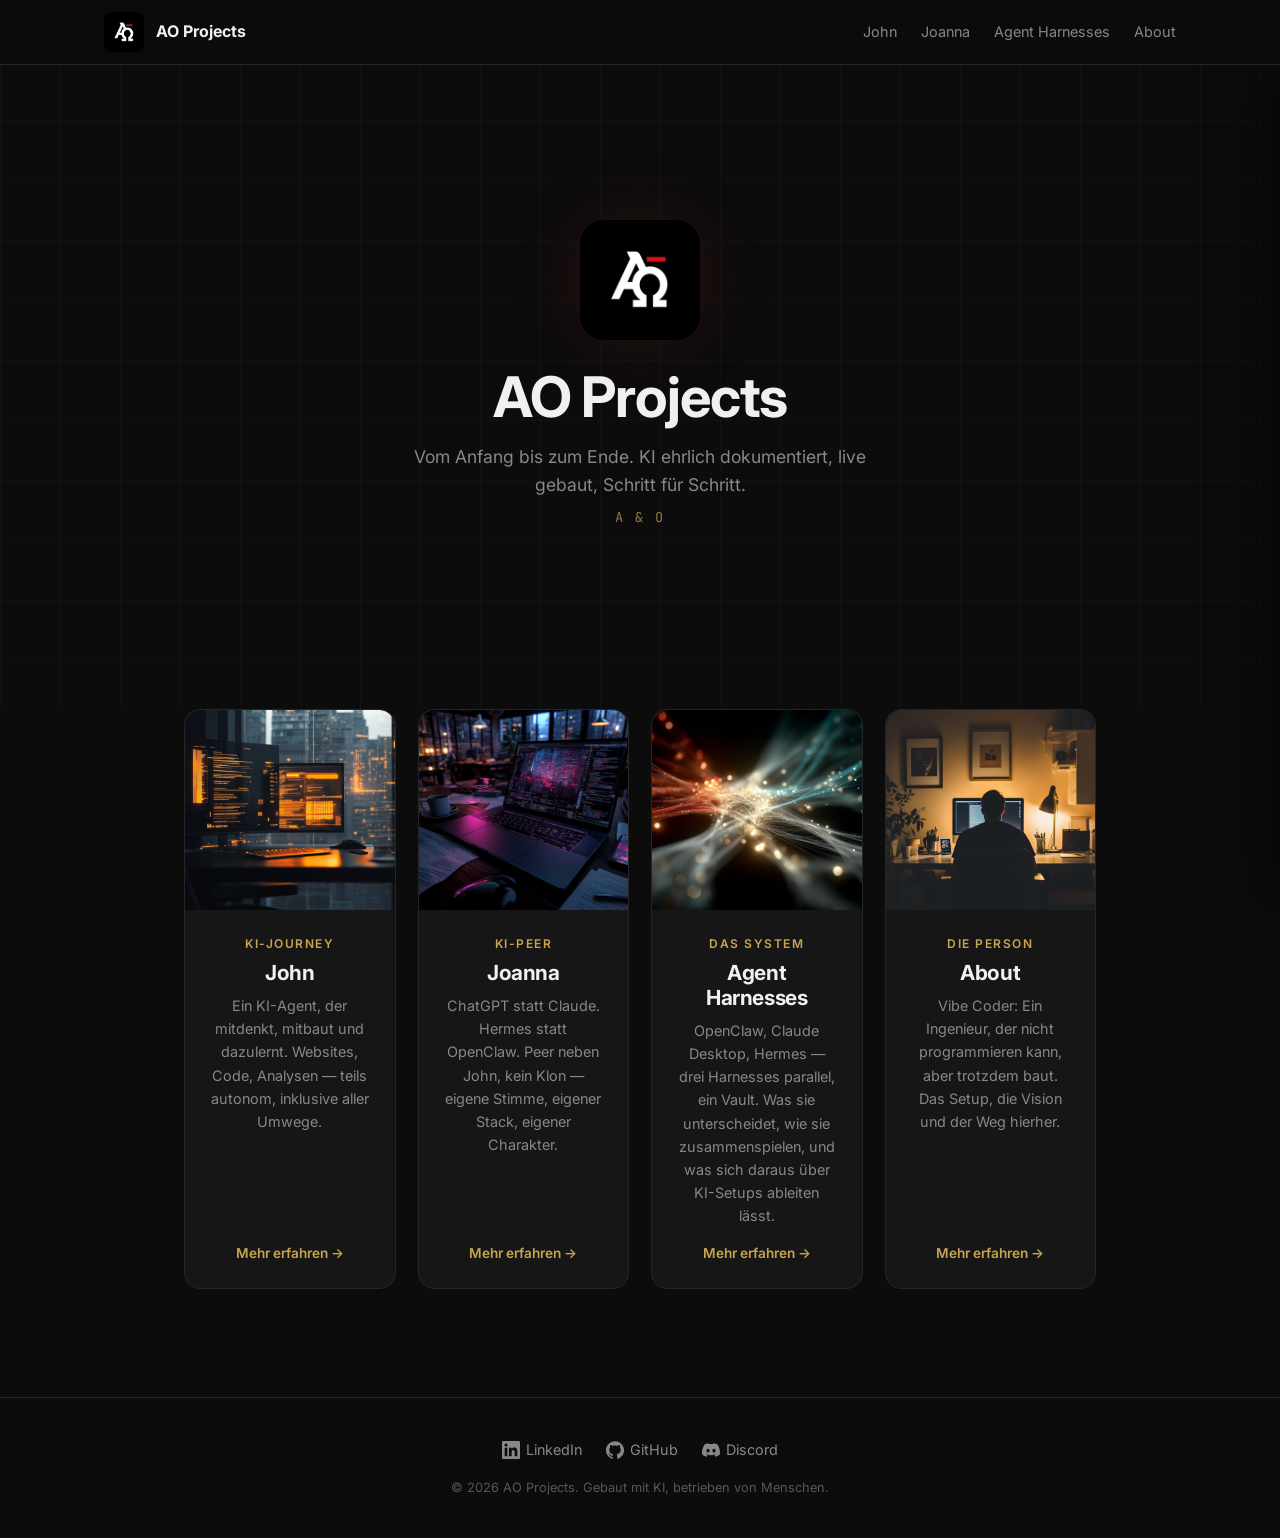
<file: index.html>
<!DOCTYPE html>
<html lang="de" class="theme-hub">
<head>
<meta charset="UTF-8">
<meta name="viewport" content="width=device-width, initial-scale=1.0">
<title>AO Projects</title>
<meta name="description" content="AO Projects — Vom Anfang bis zum Ende. Projekte, Learnings und Dokumentation rund um KI im Alltag.">
<meta property="og:title" content="AO Projects">
<meta property="og:description" content="Vom Anfang bis zum Ende — KI ehrlich dokumentiert">
<meta property="og:image" content="assets/og-image-logo.png">
<link rel="icon" type="image/png" sizes="32x32" href="assets/favicon-32.png">
<link rel="apple-touch-icon" href="assets/apple-touch-icon.png">
<link rel="preconnect" href="https://fonts.googleapis.com">
<link rel="preconnect" href="https://fonts.gstatic.com" crossorigin>
<link href="https://fonts.googleapis.com/css2?family=Inter:wght@400;500;600;700;800&family=JetBrains+Mono:wght@400;500&display=swap" rel="stylesheet">
<link rel="stylesheet" href="style.css">
</head>
<body>

<!-- Nav -->
<nav class="nav">
  <div class="nav-inner">
    <a href="index.html" class="nav-logo">
      <img src="assets/logo-256.png" alt="AO Projects Logo">
      <span>AO Projects</span>
    </a>
    <div class="nav-links">
      <a href="john.html" class="nav-link--john">John</a>
      <a href="joanna.html" class="nav-link--joanna">Joanna</a>
      <a href="harnesses.html" class="nav-link--harnesses">Agent Harnesses</a>
      <a href="about.html" class="nav-link--about">About</a>
    </div>
    <button class="hamburger" onclick="document.querySelector('.mobile-menu').classList.toggle('open')" aria-label="Menu">
      <span></span><span></span><span></span>
    </button>
  </div>
</nav>

<div class="mobile-menu">
  <a href="john.html" class="nav-link--john" onclick="this.parentElement.classList.remove('open')">John</a>
  <a href="joanna.html" class="nav-link--joanna" onclick="this.parentElement.classList.remove('open')">Joanna</a>
  <a href="harnesses.html" class="nav-link--harnesses" onclick="this.parentElement.classList.remove('open')">Agent Harnesses</a>
  <a href="about.html" class="nav-link--about" onclick="this.parentElement.classList.remove('open')">About</a>
</div>

<!-- Hero -->
<section class="hero">
  <div class="hero-bg"></div>
  <div class="hero-content">
    <img src="assets/logo-256.png" alt="AO Projects Logo" class="hero-logo">
    <h1>AO Projects</h1>
    <p class="tagline">Vom Anfang bis zum Ende. KI ehrlich dokumentiert, live gebaut, Schritt für Schritt.</p>
    <p class="tagline-sub">A &amp; O</p>
  </div>
</section>

<!-- Projects -->
<section style="padding-top: 0;">
  <div class="container">
    <div class="projects-grid">

      <!-- Card: John -->
      <a href="john.html" class="project-card project-card--john fade-in">
        <img src="assets/img-john-card.jpg" alt="John - KI Assistant Workspace" width="800" height="600" loading="lazy" decoding="async" style="width:100%; height:200px; object-fit:cover; border-radius:16px 16px 0 0; display:block;">
        <div class="project-card-body">
          <span class="project-card-label">KI-Journey</span>
          <h3>John</h3>
          <p>Ein KI-Agent, der mitdenkt, mitbaut und dazulernt. Websites, Code, Analysen — teils autonom, inklusive aller Umwege.</p>
          <span class="project-card-arrow">Mehr erfahren &rarr;</span>
        </div>
      </a>

      <!-- Card: Joanna -->
      <a href="joanna.html" class="project-card project-card--joanna fade-in">
        <img src="assets/img-joanna-card.jpg" alt="Joanna — KI-Peer Workspace" width="800" height="600" loading="lazy" decoding="async" style="width:100%; height:200px; object-fit:cover; border-radius:16px 16px 0 0; display:block;">
        <div class="project-card-body">
          <span class="project-card-label">KI-Peer</span>
          <h3>Joanna</h3>
          <p>ChatGPT statt Claude. Hermes statt OpenClaw. Peer neben John, kein Klon — eigene Stimme, eigener Stack, eigener Charakter.</p>
          <span class="project-card-arrow">Mehr erfahren &rarr;</span>
        </div>
      </a>

      <!-- Card: Agent Harnesses -->
      <a href="harnesses.html" class="project-card project-card--harnesses fade-in">
        <img src="assets/img-harnesses-card.jpg" alt="Agent Harnesses — Datennetz" width="800" height="600" loading="lazy" decoding="async" style="width:100%; height:200px; object-fit:cover; border-radius:16px 16px 0 0; display:block;">
        <div class="project-card-body">
          <span class="project-card-label">Das System</span>
          <h3>Agent Harnesses</h3>
          <p>OpenClaw, Claude Desktop, Hermes — drei Harnesses parallel, ein Vault. Was sie unterscheidet, wie sie zusammenspielen, und was sich daraus über KI-Setups ableiten lässt.</p>
          <span class="project-card-arrow">Mehr erfahren &rarr;</span>
        </div>
      </a>

      <!-- Card: About -->
      <a href="about.html" class="project-card project-card--about fade-in">
        <img src="assets/img-about-card.jpg" alt="About - Die Person dahinter" width="800" height="600" loading="lazy" decoding="async" style="width:100%; height:200px; object-fit:cover; border-radius:16px 16px 0 0; display:block;">
        <div class="project-card-body">
          <span class="project-card-label">Die Person</span>
          <h3>About</h3>
          <p>Vibe Coder: Ein Ingenieur, der nicht programmieren kann, aber trotzdem baut. Das Setup, die Vision und der Weg hierher.</p>
          <span class="project-card-arrow">Mehr erfahren &rarr;</span>
        </div>
      </a>

    </div>
  </div>
</section>

<!-- Footer -->
<footer class="footer">
  <div class="container">
    <div class="footer-links">
      <a href="https://de.linkedin.com/in/sebastian-linzmair-712623205" target="_blank" rel="noopener">
        <svg width="18" height="18" fill="currentColor" viewBox="0 0 24 24"><path d="M20.447 20.452h-3.554v-5.569c0-1.328-.027-3.037-1.852-3.037-1.853 0-2.136 1.445-2.136 2.939v5.667H9.351V9h3.414v1.561h.046c.477-.9 1.637-1.85 3.37-1.85 3.601 0 4.267 2.37 4.267 5.455v6.286zM5.337 7.433a2.062 2.062 0 01-2.063-2.065 2.064 2.064 0 112.063 2.065zm1.782 13.019H3.555V9h3.564v11.452zM22.225 0H1.771C.792 0 0 .774 0 1.729v20.542C0 23.227.792 24 1.771 24h20.451C23.2 24 24 23.227 24 22.271V1.729C24 .774 23.2 0 22.222 0h.003z"/></svg>
        LinkedIn
      </a>
      <a href="https://github.com/john-aoproject" target="_blank" rel="noopener">
        <svg width="18" height="18" fill="currentColor" viewBox="0 0 24 24"><path d="M12 .297c-6.63 0-12 5.373-12 12 0 5.303 3.438 9.8 8.205 11.385.6.113.82-.258.82-.577 0-.285-.01-1.04-.015-2.04-3.338.724-4.042-1.61-4.042-1.61C4.422 18.07 3.633 17.7 3.633 17.7c-1.087-.744.084-.729.084-.729 1.205.084 1.838 1.236 1.838 1.236 1.07 1.835 2.809 1.305 3.495.998.108-.776.417-1.305.76-1.605-2.665-.3-5.466-1.332-5.466-5.93 0-1.31.465-2.38 1.235-3.22-.135-.303-.54-1.523.105-3.176 0 0 1.005-.322 3.3 1.23.96-.267 1.98-.399 3-.405 1.02.006 2.04.138 3 .405 2.28-1.552 3.285-1.23 3.285-1.23.645 1.653.24 2.873.12 3.176.765.84 1.23 1.91 1.23 3.22 0 4.61-2.805 5.625-5.475 5.92.42.36.81 1.096.81 2.22 0 1.606-.015 2.896-.015 3.286 0 .315.21.69.825.57C20.565 22.092 24 17.592 24 12.297c0-6.627-5.373-12-12-12"/></svg>
        GitHub
      </a>
      <a href="https://discord.com/users/1106100583817039992" target="_blank" rel="noopener">
        <svg width="18" height="18" fill="currentColor" viewBox="0 0 24 24"><path d="M20.317 4.3698a19.7913 19.7913 0 00-4.8851-1.5152.0741.0741 0 00-.0785.0371c-.211.3753-.4447.8648-.6083 1.2495-1.8447-.2762-3.68-.2762-5.4868 0-.1636-.3933-.4058-.8742-.6177-1.2495a.077.077 0 00-.0785-.037 19.7363 19.7363 0 00-4.8852 1.515.0699.0699 0 00-.0321.0277C.5334 9.0458-.319 13.5799.0992 18.0578a.0824.0824 0 00.0312.0561c2.0528 1.5076 4.0413 2.4228 5.9929 3.0294a.0777.0777 0 00.0842-.0276c.4616-.6304.8731-1.2952 1.226-1.9942a.076.076 0 00-.0416-.1057c-.6528-.2476-1.2743-.5495-1.8722-.8923a.077.077 0 01-.0076-.1277c.1258-.0943.2517-.1923.3718-.2914a.0743.0743 0 01.0776-.0105c3.9278 1.7933 8.18 1.7933 12.0614 0a.0739.0739 0 01.0785.0095c.1202.099.246.1981.3728.2924a.077.077 0 01-.0066.1276 12.2986 12.2986 0 01-1.873.8914.0766.0766 0 00-.0407.1067c.3604.698.7719 1.3628 1.225 1.9932a.076.076 0 00.0842.0286c1.961-.6067 3.9495-1.5219 6.0023-3.0294a.077.077 0 00.0313-.0552c.5004-5.177-.8382-9.6739-3.5485-13.6604a.061.061 0 00-.0312-.0286zM8.02 15.3312c-1.1825 0-2.1569-1.0857-2.1569-2.419 0-1.3332.9555-2.4189 2.157-2.4189 1.2108 0 2.1757 1.0952 2.1568 2.419 0 1.3332-.9555 2.4189-2.1569 2.4189zm7.9748 0c-1.1825 0-2.1569-1.0857-2.1569-2.419 0-1.3332.9554-2.4189 2.1569-2.4189 1.2108 0 2.1757 1.0952 2.1568 2.419 0 1.3332-.946 2.4189-2.1568 2.4189z"/></svg>
        Discord
      </a>
    </div>
    <p class="footer-copy">&copy; 2026 AO Projects. Gebaut mit KI, betrieben von Menschen.</p>
  </div>
</footer>

<!-- Scroll Animation -->
<script>
const observer = new IntersectionObserver((entries) => {
  entries.forEach(e => { if (e.isIntersecting) e.target.classList.add('visible'); });
}, { threshold: 0.1 });
document.querySelectorAll('.fade-in').forEach(el => observer.observe(el));
</script>

</body>
</html>
</file>
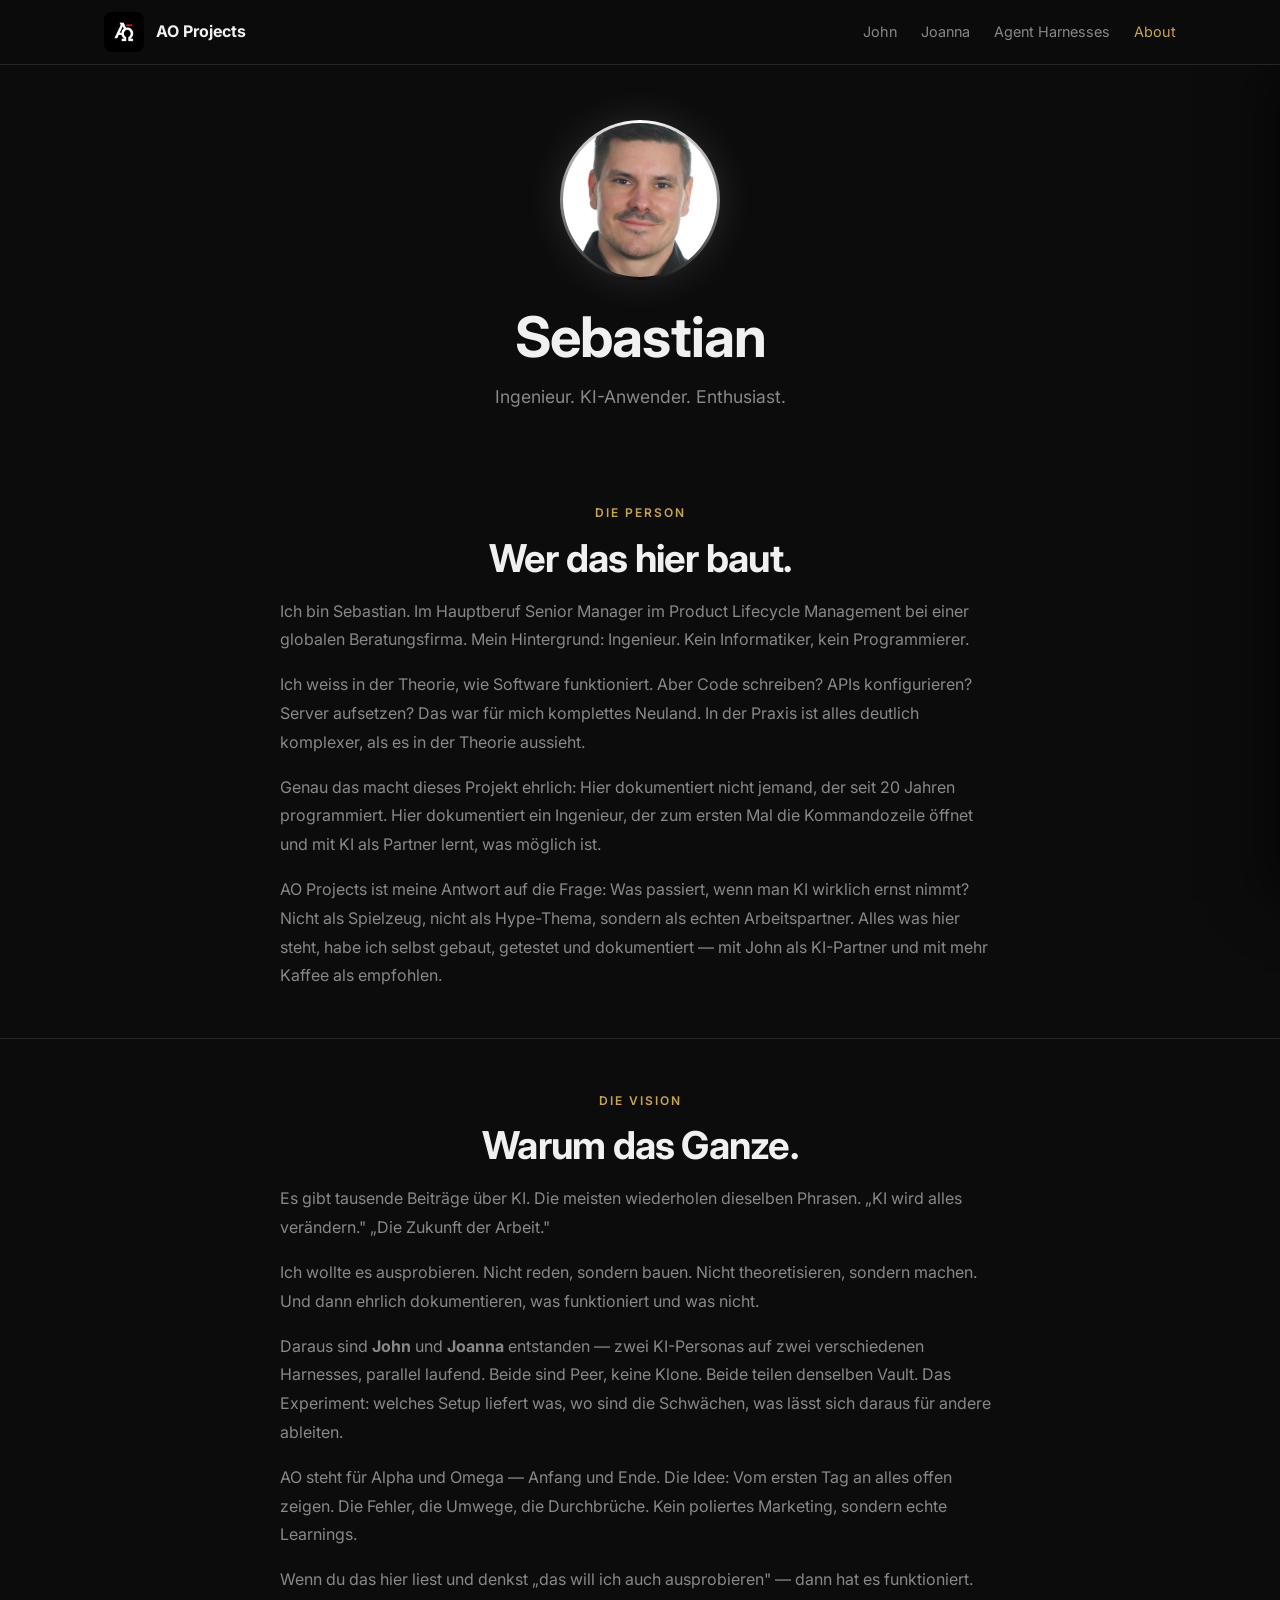
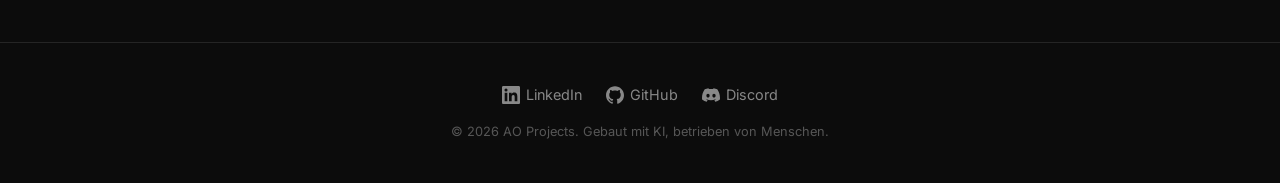
<file: about.html>
<!DOCTYPE html>
<html lang="de" class="theme-about">
<head>
<meta charset="UTF-8">
<meta name="viewport" content="width=device-width, initial-scale=1.0">
<title>About — AO Projects</title>
<meta name="description" content="Wer hinter AO Projects steckt, warum und mit welchem Setup.">
<link rel="icon" type="image/png" sizes="32x32" href="assets/favicon-32.png">
<link rel="preconnect" href="https://fonts.googleapis.com">
<link rel="preconnect" href="https://fonts.gstatic.com" crossorigin>
<link href="https://fonts.googleapis.com/css2?family=Inter:wght@400;500;600;700;800&family=JetBrains+Mono:wght@400;500&display=swap" rel="stylesheet">
<link rel="stylesheet" href="style.css">
</head>
<body>

<!-- Nav -->
<nav class="nav">
  <div class="nav-inner">
    <a href="index.html" class="nav-logo">
      <img src="assets/logo-256.png" alt="AO Projects Logo">
      <span>AO Projects</span>
    </a>
    <div class="nav-links">
      <a href="john.html" class="nav-link--john">John</a>
      <a href="joanna.html" class="nav-link--joanna">Joanna</a>
      <a href="harnesses.html" class="nav-link--harnesses">Agent Harnesses</a>
      <a href="about.html" class="active">About</a>
    </div>
    <button class="hamburger" onclick="document.querySelector('.mobile-menu').classList.toggle('open')" aria-label="Menu">
      <span></span><span></span><span></span>
    </button>
  </div>
</nav>

<div class="mobile-menu">
  <a href="index.html" onclick="this.parentElement.classList.remove('open')">Home</a>
  <a href="john.html" class="nav-link--john" onclick="this.parentElement.classList.remove('open')">John</a>
  <a href="joanna.html" class="nav-link--joanna" onclick="this.parentElement.classList.remove('open')">Joanna</a>
  <a href="harnesses.html" class="nav-link--harnesses" onclick="this.parentElement.classList.remove('open')">Agent Harnesses</a>
  <a href="about.html" class="nav-link--about" onclick="this.parentElement.classList.remove('open')">About</a>
</div>

<!-- Hero -->
<section class="subpage-hero">
  <div class="container">
    <div class="avatar-wrap">
      <img src="assets/sebastian.jpg" alt="Sebastian">
    </div>
    <h1>Sebastian</h1>
    <p class="subtitle">Ingenieur. KI-Anwender. Enthusiast.</p>
  </div>
</section>

<!-- Die Person -->
<section class="content-section">
  <div class="container">
    <span class="section-label fade-in">Die Person</span>
    <h2 class="section-title fade-in">Wer das hier baut.</h2>
    <div class="section-text fade-in">
      <p>Ich bin Sebastian. Im Hauptberuf Senior Manager im Product Lifecycle Management bei einer globalen Beratungsfirma. Mein Hintergrund: Ingenieur. Kein Informatiker, kein Programmierer.</p>
      <p>Ich weiss in der Theorie, wie Software funktioniert. Aber Code schreiben? APIs konfigurieren? Server aufsetzen? Das war für mich komplettes Neuland. In der Praxis ist alles deutlich komplexer, als es in der Theorie aussieht.</p>
      <p>Genau das macht dieses Projekt ehrlich: Hier dokumentiert nicht jemand, der seit 20 Jahren programmiert. Hier dokumentiert ein Ingenieur, der zum ersten Mal die Kommandozeile öffnet und mit KI als Partner lernt, was möglich ist.</p>
      <p>AO Projects ist meine Antwort auf die Frage: Was passiert, wenn man KI wirklich ernst nimmt? Nicht als Spielzeug, nicht als Hype-Thema, sondern als echten Arbeitspartner. Alles was hier steht, habe ich selbst gebaut, getestet und dokumentiert — mit John als KI-Partner und mit mehr Kaffee als empfohlen.</p>
    </div>
  </div>
</section>

<!-- Die Vision -->
<section class="content-section">
  <div class="container">
    <span class="section-label fade-in">Die Vision</span>
    <h2 class="section-title fade-in">Warum das Ganze.</h2>
    <div class="section-text fade-in">
      <p>Es gibt tausende Beiträge über KI. Die meisten wiederholen dieselben Phrasen. „KI wird alles verändern." „Die Zukunft der Arbeit."</p>
      <p>Ich wollte es ausprobieren. Nicht reden, sondern bauen. Nicht theoretisieren, sondern machen. Und dann ehrlich dokumentieren, was funktioniert und was nicht.</p>
      <p>Daraus sind <strong>John</strong> und <strong>Joanna</strong> entstanden — zwei KI-Personas auf zwei verschiedenen Harnesses, parallel laufend. Beide sind Peer, keine Klone. Beide teilen denselben Vault. Das Experiment: welches Setup liefert was, wo sind die Schwächen, was lässt sich daraus für andere ableiten.</p>
      <p>AO steht für Alpha und Omega — Anfang und Ende. Die Idee: Vom ersten Tag an alles offen zeigen. Die Fehler, die Umwege, die Durchbrüche. Kein poliertes Marketing, sondern echte Learnings.</p>
      <p>Wenn du das hier liest und denkst „das will ich auch ausprobieren" — dann hat es funktioniert.</p>
    </div>
  </div>
</section>

<!-- Footer -->
<footer class="footer">
  <div class="container">
    <div class="footer-links">
      <a href="https://de.linkedin.com/in/sebastian-linzmair-712623205" target="_blank" rel="noopener">
        <svg width="18" height="18" fill="currentColor" viewBox="0 0 24 24"><path d="M20.447 20.452h-3.554v-5.569c0-1.328-.027-3.037-1.852-3.037-1.853 0-2.136 1.445-2.136 2.939v5.667H9.351V9h3.414v1.561h.046c.477-.9 1.637-1.85 3.37-1.85 3.601 0 4.267 2.37 4.267 5.455v6.286zM5.337 7.433a2.062 2.062 0 01-2.063-2.065 2.064 2.064 0 112.063 2.065zm1.782 13.019H3.555V9h3.564v11.452zM22.225 0H1.771C.792 0 0 .774 0 1.729v20.542C0 23.227.792 24 1.771 24h20.451C23.2 24 24 23.227 24 22.271V1.729C24 .774 23.2 0 22.222 0h.003z"/></svg>
        LinkedIn
      </a>
      <a href="https://github.com/john-aoproject" target="_blank" rel="noopener">
        <svg width="18" height="18" fill="currentColor" viewBox="0 0 24 24"><path d="M12 .297c-6.63 0-12 5.373-12 12 0 5.303 3.438 9.8 8.205 11.385.6.113.82-.258.82-.577 0-.285-.01-1.04-.015-2.04-3.338.724-4.042-1.61-4.042-1.61C4.422 18.07 3.633 17.7 3.633 17.7c-1.087-.744.084-.729.084-.729 1.205.084 1.838 1.236 1.838 1.236 1.07 1.835 2.809 1.305 3.495.998.108-.776.417-1.305.76-1.605-2.665-.3-5.466-1.332-5.466-5.93 0-1.31.465-2.38 1.235-3.22-.135-.303-.54-1.523.105-3.176 0 0 1.005-.322 3.3 1.23.96-.267 1.98-.399 3-.405 1.02.006 2.04.138 3 .405 2.28-1.552 3.285-1.23 3.285-1.23.645 1.653.24 2.873.12 3.176.765.84 1.23 1.91 1.23 3.22 0 4.61-2.805 5.625-5.475 5.92.42.36.81 1.096.81 2.22 0 1.606-.015 2.896-.015 3.286 0 .315.21.69.825.57C20.565 22.092 24 17.592 24 12.297c0-6.627-5.373-12-12-12"/></svg>
        GitHub
      </a>
      <a href="https://discord.com/users/1106100583817039992" target="_blank" rel="noopener">
        <svg width="18" height="18" fill="currentColor" viewBox="0 0 24 24"><path d="M20.317 4.3698a19.7913 19.7913 0 00-4.8851-1.5152.0741.0741 0 00-.0785.0371c-.211.3753-.4447.8648-.6083 1.2495-1.8447-.2762-3.68-.2762-5.4868 0-.1636-.3933-.4058-.8742-.6177-1.2495a.077.077 0 00-.0785-.037 19.7363 19.7363 0 00-4.8852 1.515.0699.0699 0 00-.0321.0277C.5334 9.0458-.319 13.5799.0992 18.0578a.0824.0824 0 00.0312.0561c2.0528 1.5076 4.0413 2.4228 5.9929 3.0294a.0777.0777 0 00.0842-.0276c.4616-.6304.8731-1.2952 1.226-1.9942a.076.076 0 00-.0416-.1057c-.6528-.2476-1.2743-.5495-1.8722-.8923a.077.077 0 01-.0076-.1277c.1258-.0943.2517-.1923.3718-.2914a.0743.0743 0 01.0776-.0105c3.9278 1.7933 8.18 1.7933 12.0614 0a.0739.0739 0 01.0785.0095c.1202.099.246.1981.3728.2924a.077.077 0 01-.0066.1276 12.2986 12.2986 0 01-1.873.8914.0766.0766 0 00-.0407.1067c.3604.698.7719 1.3628 1.225 1.9932a.076.076 0 00.0842.0286c1.961-.6067 3.9495-1.5219 6.0023-3.0294a.077.077 0 00.0313-.0552c.5004-5.177-.8382-9.6739-3.5485-13.6604a.061.061 0 00-.0312-.0286zM8.02 15.3312c-1.1825 0-2.1569-1.0857-2.1569-2.419 0-1.3332.9555-2.4189 2.157-2.4189 1.2108 0 2.1757 1.0952 2.1568 2.419 0 1.3332-.9555 2.4189-2.1569 2.4189zm7.9748 0c-1.1825 0-2.1569-1.0857-2.1569-2.419 0-1.3332.9554-2.4189 2.1569-2.4189 1.2108 0 2.1757 1.0952 2.1568 2.419 0 1.3332-.946 2.4189-2.1568 2.4189z"/></svg>
        Discord
      </a>
    </div>
    <p class="footer-copy">&copy; 2026 AO Projects. Gebaut mit KI, betrieben von Menschen.</p>
  </div>
</footer>

<script>
const observer = new IntersectionObserver((entries) => {
  entries.forEach(e => { if (e.isIntersecting) e.target.classList.add('visible'); });
}, { threshold: 0.1 });
document.querySelectorAll('.fade-in').forEach(el => observer.observe(el));
</script>

</body>
</html>
</file>
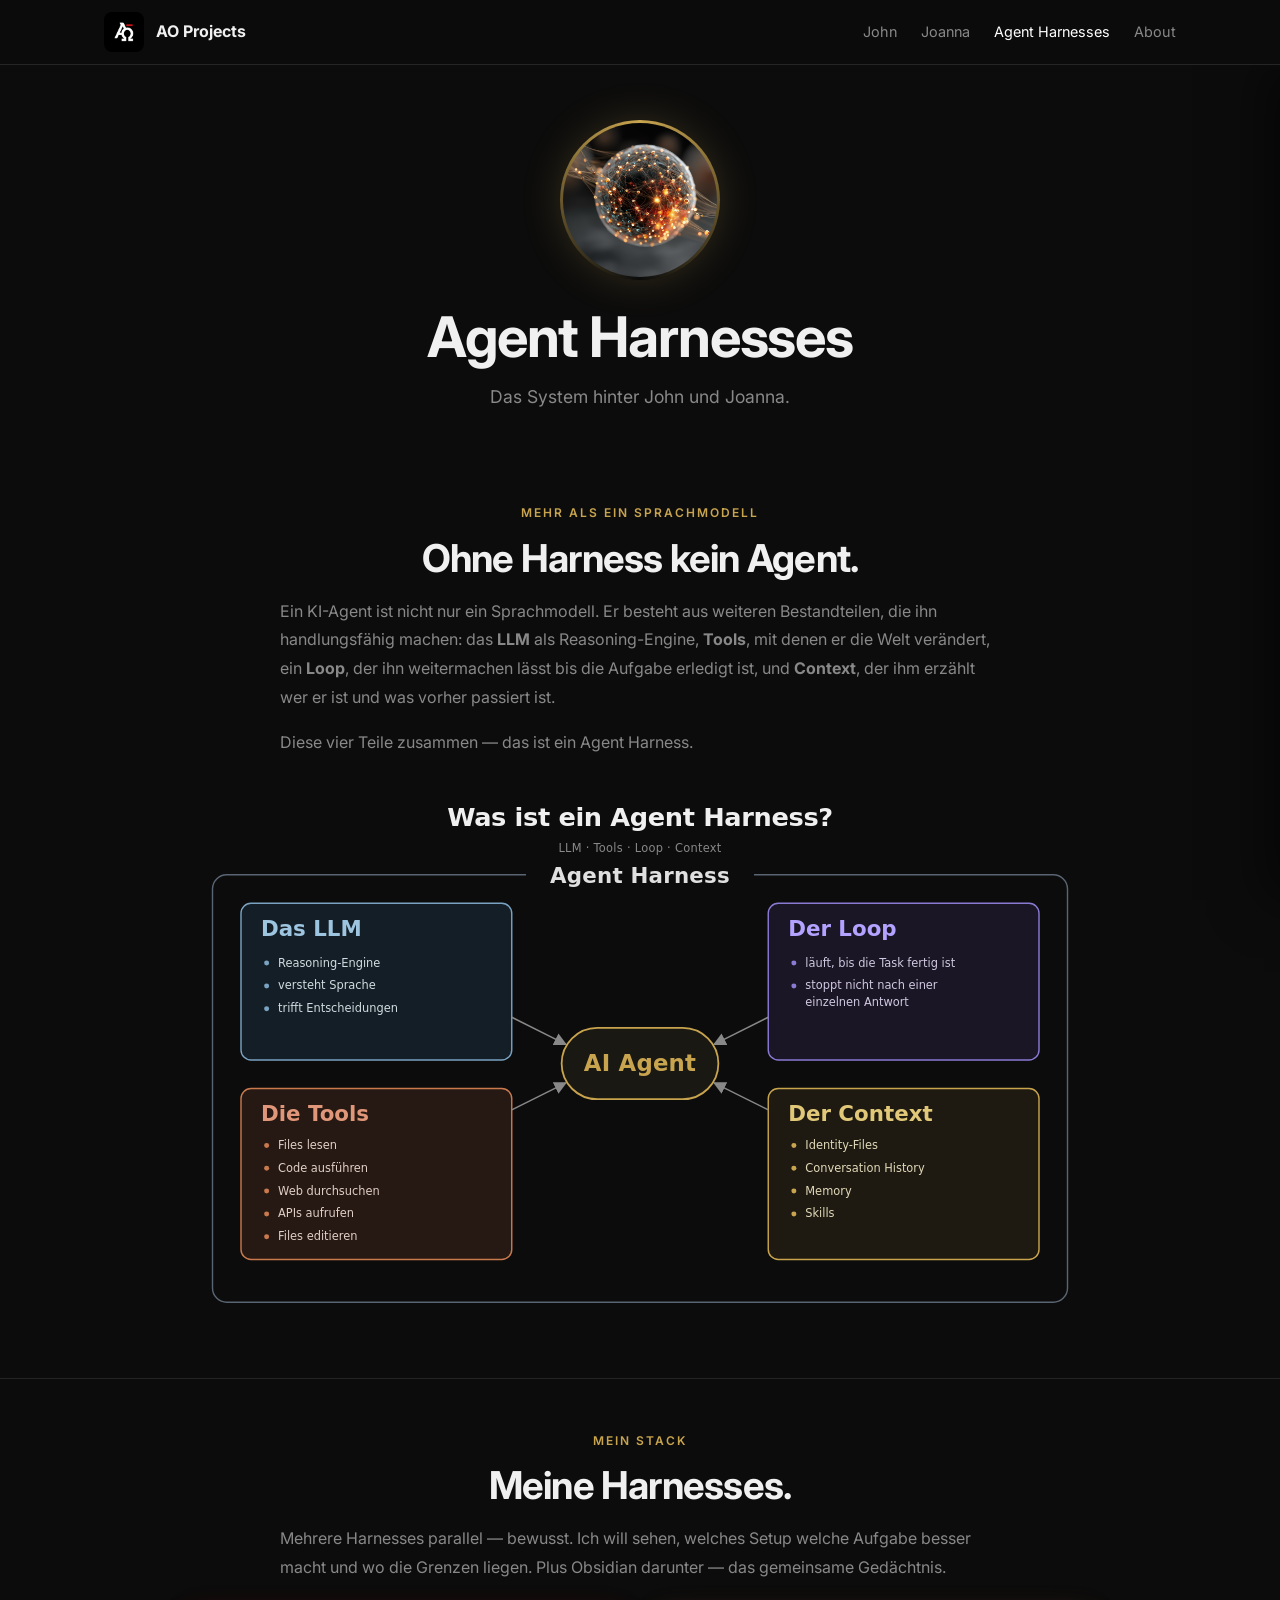
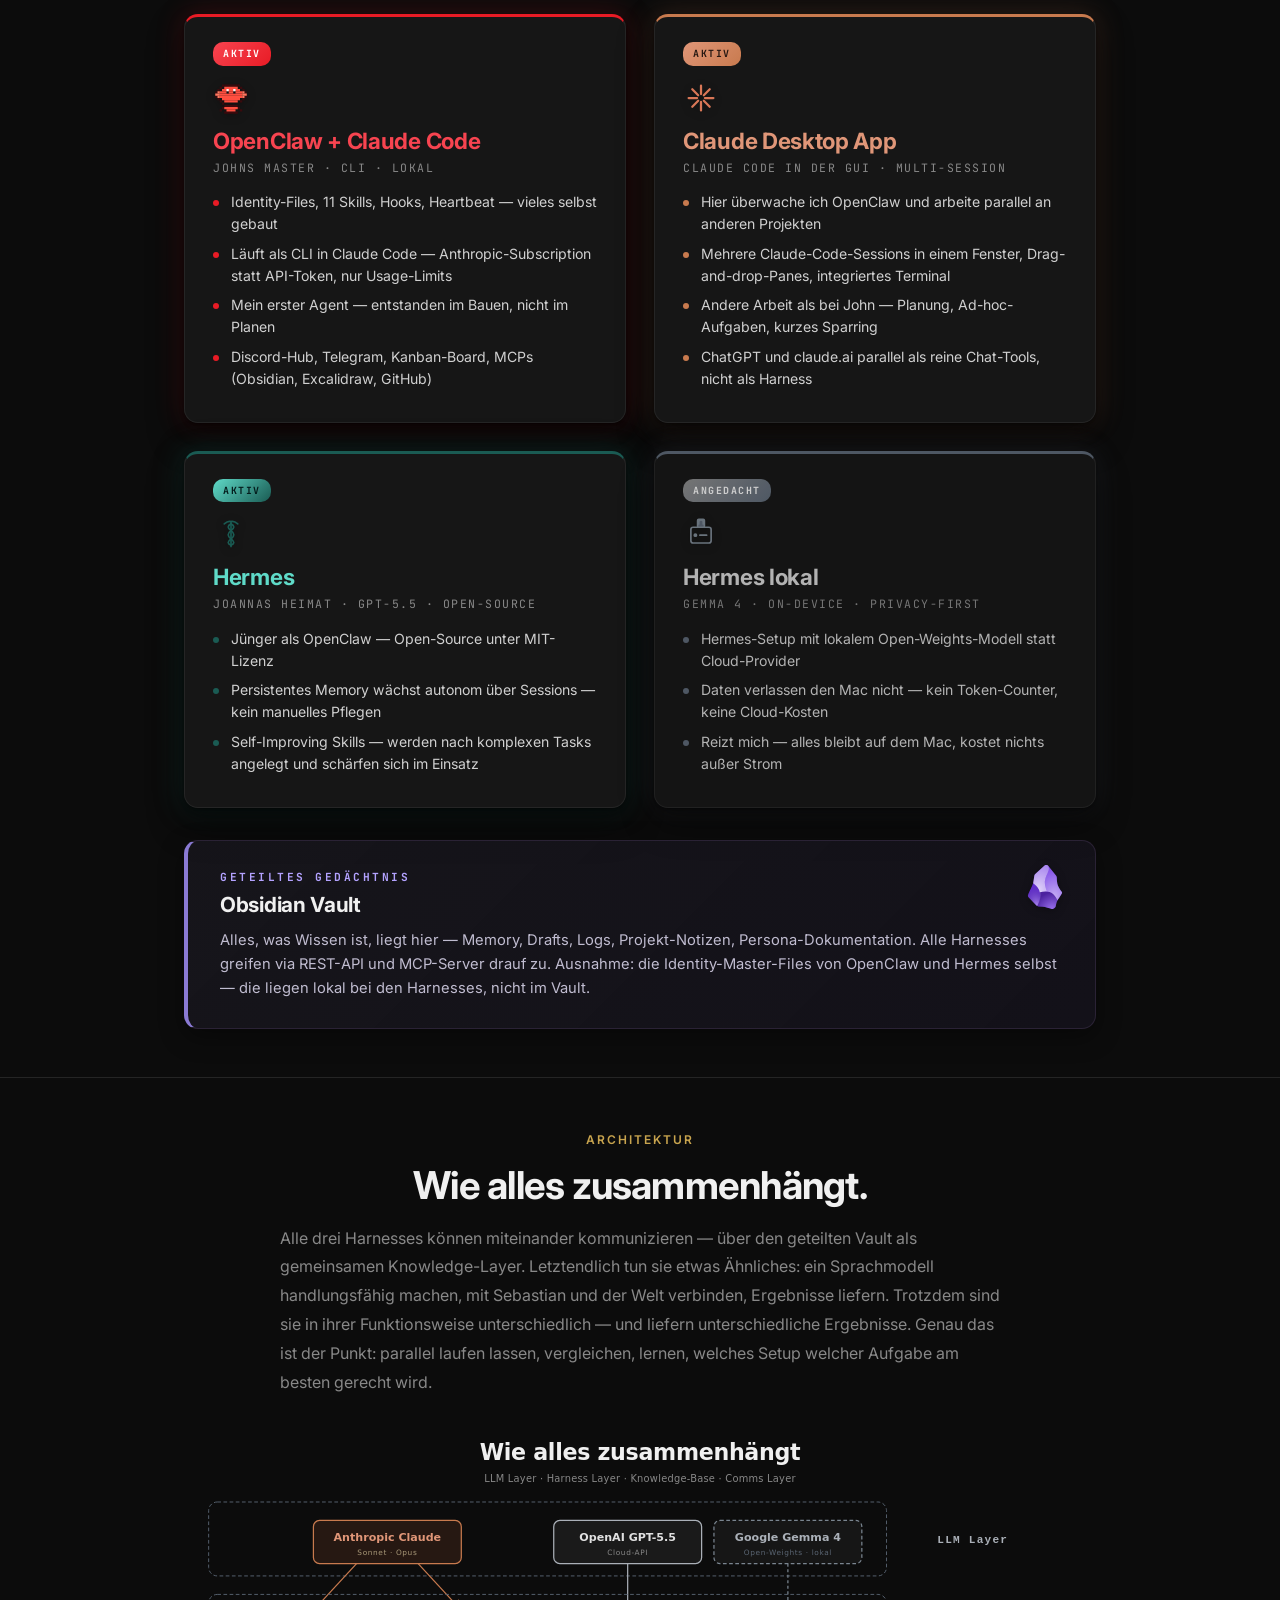
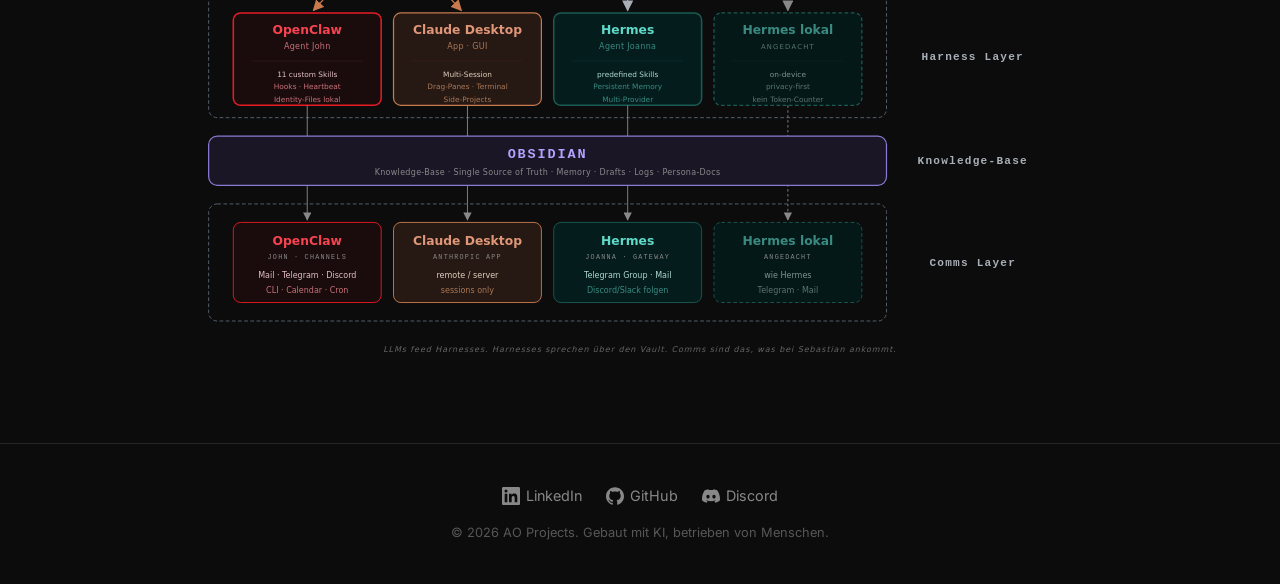
<file: harnesses.html>
<!DOCTYPE html>
<html lang="de" class="theme-harnesses">
<head>
<meta charset="UTF-8">
<meta name="viewport" content="width=device-width, initial-scale=1.0">
<title>Agent Harnesses — AO Projects</title>
<meta name="description" content="Agent Harnesses — Das System hinter John und Joanna. OpenClaw, Claude Desktop App, Hermes.">
<link rel="icon" type="image/png" sizes="32x32" href="assets/favicon-32.png">
<link rel="preconnect" href="https://fonts.googleapis.com">
<link rel="preconnect" href="https://fonts.gstatic.com" crossorigin>
<link href="https://fonts.googleapis.com/css2?family=Inter:wght@400;500;600;700;800&family=JetBrains+Mono:wght@400;500&display=swap" rel="stylesheet">
<link rel="stylesheet" href="style.css">
</head>
<body>

<!-- Nav -->
<nav class="nav">
  <div class="nav-inner">
    <a href="index.html" class="nav-logo">
      <img src="assets/logo-256.png" alt="AO Projects Logo">
      <span>AO Projects</span>
    </a>
    <div class="nav-links">
      <a href="john.html" class="nav-link--john">John</a>
      <a href="joanna.html" class="nav-link--joanna">Joanna</a>
      <a href="harnesses.html" class="active">Agent Harnesses</a>
      <a href="about.html" class="nav-link--about">About</a>
    </div>
    <button class="hamburger" onclick="document.querySelector('.mobile-menu').classList.toggle('open')" aria-label="Menu">
      <span></span><span></span><span></span>
    </button>
  </div>
</nav>

<div class="mobile-menu">
  <a href="index.html" onclick="this.parentElement.classList.remove('open')">Home</a>
  <a href="john.html" class="nav-link--john" onclick="this.parentElement.classList.remove('open')">John</a>
  <a href="joanna.html" class="nav-link--joanna" onclick="this.parentElement.classList.remove('open')">Joanna</a>
  <a href="harnesses.html" class="nav-link--harnesses" onclick="this.parentElement.classList.remove('open')">Agent Harnesses</a>
  <a href="about.html" class="nav-link--about" onclick="this.parentElement.classList.remove('open')">About</a>
</div>

<!-- Hero -->
<section class="subpage-hero">
  <div class="container">
    <div class="avatar-wrap">
      <img src="assets/harness-hero.jpg" alt="Agent Harness — Network Sphere" width="400" height="400" decoding="async">
    </div>
    <h1>Agent Harnesses</h1>
    <p class="subtitle">Das System hinter John und Joanna.</p>
  </div>
</section>

<!-- Was ist ein Agent Harness -->
<section class="content-section">
  <div class="container">
    <span class="section-label fade-in">Mehr als ein Sprachmodell</span>
    <h2 class="section-title fade-in">Ohne Harness kein Agent.</h2>
    <div class="section-text fade-in">
      <p>Ein KI-Agent ist nicht nur ein Sprachmodell. Er besteht aus weiteren Bestandteilen, die ihn handlungsfähig machen: das <strong>LLM</strong> als Reasoning-Engine, <strong>Tools</strong>, mit denen er die Welt verändert, ein <strong>Loop</strong>, der ihn weitermachen lässt bis die Aufgabe erledigt ist, und <strong>Context</strong>, der ihm erzählt wer er ist und was vorher passiert ist.</p>
      <p>Diese vier Teile zusammen — das ist ein Agent Harness.</p>
    </div>

    <!-- Diagramm: Agent Harness Components -->
    <div class="diagram-wrap fade-in">
      <object type="image/svg+xml" data="assets/diagrams/agent-harness.svg?v=6" aria-label="Diagramm: AI Agent als Kombination aus LLM (Reasoning), Tools (Aktionen), Loop (Persistenz) und Context (Identität, Memory, Skills)">
        <a href="assets/diagrams/agent-harness.svg?v=6">Diagramm: Was ist ein Agent Harness?</a>
      </object>
    </div>
  </div>
</section>

<!-- Mein Stack -->
<section class="content-section">
  <div class="container">
    <span class="section-label fade-in">Mein Stack</span>
    <h2 class="section-title fade-in">Meine Harnesses.</h2>
    <div class="section-text fade-in">
      <p>Mehrere Harnesses parallel — bewusst. Ich will sehen, welches Setup welche Aufgabe besser macht und wo die Grenzen liegen. Plus Obsidian darunter — das gemeinsame Gedächtnis.</p>
    </div>

    <div class="harness-grid fade-in">
      <!-- Karte 1 — OpenClaw + Claude Code -->
      <div class="harness-card harness-card--openclaw">
        <span class="harness-badge harness-badge--openclaw">Aktiv</span>
        <img class="harness-logo" src="assets/logo-openclaw.svg" alt="OpenClaw Logo (Pixel Lobster)">
        <h3>OpenClaw + Claude Code</h3>
        <p class="harness-sub">Johns Master · CLI · lokal</p>
        <ul class="harness-bullets">
          <li>Identity-Files, 11 Skills, Hooks, Heartbeat — vieles selbst gebaut</li>
          <li>Läuft als CLI in Claude Code — Anthropic-Subscription statt API-Token, nur Usage-Limits</li>
          <li>Mein erster Agent — entstanden im Bauen, nicht im Planen</li>
          <li>Discord-Hub, Telegram, Kanban-Board, MCPs (Obsidian, Excalidraw, GitHub)</li>
        </ul>
      </div>

      <!-- Karte 2 — Claude Desktop App -->
      <div class="harness-card harness-card--anthropic">
        <span class="harness-badge harness-badge--anthropic">Aktiv</span>
        <img class="harness-logo" src="assets/logo-anthropic.svg" alt="Anthropic Logo">
        <h3>Claude Desktop App</h3>
        <p class="harness-sub">Claude Code in der GUI · Multi-Session</p>
        <ul class="harness-bullets">
          <li>Hier überwache ich OpenClaw und arbeite parallel an anderen Projekten</li>
          <li>Mehrere Claude-Code-Sessions in einem Fenster, Drag-and-drop-Panes, integriertes Terminal</li>
          <li>Andere Arbeit als bei John — Planung, Ad-hoc-Aufgaben, kurzes Sparring</li>
          <li>ChatGPT und claude.ai parallel als reine Chat-Tools, nicht als Harness</li>
        </ul>
      </div>

      <!-- Karte 3 — Hermes (Joanna) — Hermes-Brand-Gold -->
      <div class="harness-card harness-card--hermes">
        <span class="harness-badge harness-badge--hermes">Aktiv</span>
        <img class="harness-logo" src="assets/logo-hermes.svg" alt="Hermes Logo">
        <h3>Hermes</h3>
        <p class="harness-sub">Joannas Heimat · GPT-5.5 · Open-Source</p>
        <ul class="harness-bullets">
          <li>Jünger als OpenClaw — Open-Source unter MIT-Lizenz</li>
          <li>Persistentes Memory wächst autonom über Sessions — kein manuelles Pflegen</li>
          <li>Self-Improving Skills — werden nach komplexen Tasks angelegt und schärfen sich im Einsatz</li>
        </ul>
      </div>

      <!-- Karte 4 — Hermes lokal (mit Gemma als Provider) -->
      <div class="harness-card harness-card--neutral">
        <span class="harness-badge harness-badge--neutral">Angedacht</span>
        <img class="harness-logo" src="assets/logo-local.svg" alt="Lokal · On-Device">
        <h3>Hermes lokal</h3>
        <p class="harness-sub">Gemma 4 · on-device · privacy-first</p>
        <ul class="harness-bullets">
          <li>Hermes-Setup mit lokalem Open-Weights-Modell statt Cloud-Provider</li>
          <li>Daten verlassen den Mac nicht — kein Token-Counter, keine Cloud-Kosten</li>
          <li>Reizt mich — alles bleibt auf dem Mac, kostet nichts außer Strom</li>
        </ul>
      </div>
    </div>

    <!-- Obsidian Foundation-Strip -->
    <div class="harness-foundation fade-in">
      <img class="harness-logo harness-logo--foundation" src="assets/logo-obsidian.svg" alt="Obsidian Logo">
      <span class="foundation-label">Geteiltes Gedächtnis</span>
      <h3>Obsidian Vault</h3>
      <p>Alles, was Wissen ist, liegt hier — Memory, Drafts, Logs, Projekt-Notizen, Persona-Dokumentation. Alle Harnesses greifen via REST-API und MCP-Server drauf zu. Ausnahme: die Identity-Master-Files von OpenClaw und Hermes selbst — die liegen lokal bei den Harnesses, nicht im Vault.</p>
    </div>
  </div>
</section>

<!-- Architektur — wie alles zusammenhängt -->
<section class="content-section">
  <div class="container">
    <span class="section-label fade-in">Architektur</span>
    <h2 class="section-title fade-in">Wie alles zusammenhängt.</h2>
    <div class="section-text fade-in">
      <p>Alle drei Harnesses können miteinander kommunizieren — über den geteilten Vault als gemeinsamen Knowledge-Layer. Letztendlich tun sie etwas Ähnliches: ein Sprachmodell handlungsfähig machen, mit Sebastian und der Welt verbinden, Ergebnisse liefern. Trotzdem sind sie in ihrer Funktionsweise unterschiedlich — und liefern unterschiedliche Ergebnisse. Genau das ist der Punkt: parallel laufen lassen, vergleichen, lernen, welches Setup welcher Aufgabe am besten gerecht wird.</p>
    </div>

    <div class="diagram-wrap fade-in">
      <object type="image/svg+xml" data="assets/diagrams/architecture.svg?v=12" aria-label="Architektur-Diagramm: Anthropic Claude und OpenAI GPT-5.5 als Provider, OpenClaw + Claude Code, Claude Desktop App und Hermes als Harnesses, Obsidian Vault als gemeinsamer Knowledge-Layer, lokale Tools und Multi-Channel-Gateway als Output-Kanäle">
        <a href="assets/diagrams/architecture.svg?v=12">Diagramm: Wie alles zusammenhängt</a>
      </object>
    </div>
  </div>
</section>

<!-- Footer -->
<footer class="footer">
  <div class="container">
    <div class="footer-links">
      <a href="https://de.linkedin.com/in/sebastian-linzmair-712623205" target="_blank" rel="noopener">
        <svg width="18" height="18" fill="currentColor" viewBox="0 0 24 24"><path d="M20.447 20.452h-3.554v-5.569c0-1.328-.027-3.037-1.852-3.037-1.853 0-2.136 1.445-2.136 2.939v5.667H9.351V9h3.414v1.561h.046c.477-.9 1.637-1.85 3.37-1.85 3.601 0 4.267 2.37 4.267 5.455v6.286zM5.337 7.433a2.062 2.062 0 01-2.063-2.065 2.064 2.064 0 112.063 2.065zm1.782 13.019H3.555V9h3.564v11.452zM22.225 0H1.771C.792 0 0 .774 0 1.729v20.542C0 23.227.792 24 1.771 24h20.451C23.2 24 24 23.227 24 22.271V1.729C24 .774 23.2 0 22.222 0h.003z"/></svg>
        LinkedIn
      </a>
      <a href="https://github.com/john-aoproject" target="_blank" rel="noopener">
        <svg width="18" height="18" fill="currentColor" viewBox="0 0 24 24"><path d="M12 .297c-6.63 0-12 5.373-12 12 0 5.303 3.438 9.8 8.205 11.385.6.113.82-.258.82-.577 0-.285-.01-1.04-.015-2.04-3.338.724-4.042-1.61-4.042-1.61C4.422 18.07 3.633 17.7 3.633 17.7c-1.087-.744.084-.729.084-.729 1.205.084 1.838 1.236 1.838 1.236 1.07 1.835 2.809 1.305 3.495.998.108-.776.417-1.305.76-1.605-2.665-.3-5.466-1.332-5.466-5.93 0-1.31.465-2.38 1.235-3.22-.135-.303-.54-1.523.105-3.176 0 0 1.005-.322 3.3 1.23.96-.267 1.98-.399 3-.405 1.02.006 2.04.138 3 .405 2.28-1.552 3.285-1.23 3.285-1.23.645 1.653.24 2.873.12 3.176.765.84 1.23 1.91 1.23 3.22 0 4.61-2.805 5.625-5.475 5.92.42.36.81 1.096.81 2.22 0 1.606-.015 2.896-.015 3.286 0 .315.21.69.825.57C20.565 22.092 24 17.592 24 12.297c0-6.627-5.373-12-12-12"/></svg>
        GitHub
      </a>
      <a href="https://discord.com/users/1106100583817039992" target="_blank" rel="noopener">
        <svg width="18" height="18" fill="currentColor" viewBox="0 0 24 24"><path d="M20.317 4.3698a19.7913 19.7913 0 00-4.8851-1.5152.0741.0741 0 00-.0785.0371c-.211.3753-.4447.8648-.6083 1.2495-1.8447-.2762-3.68-.2762-5.4868 0-.1636-.3933-.4058-.8742-.6177-1.2495a.077.077 0 00-.0785-.037 19.7363 19.7363 0 00-4.8852 1.515.0699.0699 0 00-.0321.0277C.5334 9.0458-.319 13.5799.0992 18.0578a.0824.0824 0 00.0312.0561c2.0528 1.5076 4.0413 2.4228 5.9929 3.0294a.0777.0777 0 00.0842-.0276c.4616-.6304.8731-1.2952 1.226-1.9942a.076.076 0 00-.0416-.1057c-.6528-.2476-1.2743-.5495-1.8722-.8923a.077.077 0 01-.0076-.1277c.1258-.0943.2517-.1923.3718-.2914a.0743.0743 0 01.0776-.0105c3.9278 1.7933 8.18 1.7933 12.0614 0a.0739.0739 0 01.0785.0095c.1202.099.246.1981.3728.2924a.077.077 0 01-.0066.1276 12.2986 12.2986 0 01-1.873.8914.0766.0766 0 00-.0407.1067c.3604.698.7719 1.3628 1.225 1.9932a.076.076 0 00.0842.0286c1.961-.6067 3.9495-1.5219 6.0023-3.0294a.077.077 0 00.0313-.0552c.5004-5.177-.8382-9.6739-3.5485-13.6604a.061.061 0 00-.0312-.0286zM8.02 15.3312c-1.1825 0-2.1569-1.0857-2.1569-2.419 0-1.3332.9555-2.4189 2.157-2.4189 1.2108 0 2.1757 1.0952 2.1568 2.419 0 1.3332-.9555 2.4189-2.1569 2.4189zm7.9748 0c-1.1825 0-2.1569-1.0857-2.1569-2.419 0-1.3332.9554-2.4189 2.1569-2.4189 1.2108 0 2.1757 1.0952 2.1568 2.419 0 1.3332-.946 2.4189-2.1568 2.4189z"/></svg>
        Discord
      </a>
    </div>
    <p class="footer-copy">&copy; 2026 AO Projects. Gebaut mit KI, betrieben von Menschen.</p>
  </div>
</footer>

<script>
const observer = new IntersectionObserver((entries) => {
  entries.forEach(e => { if (e.isIntersecting) e.target.classList.add('visible'); });
}, { threshold: 0.1 });
document.querySelectorAll('.fade-in').forEach(el => observer.observe(el));
</script>

</body>
</html>
</file>
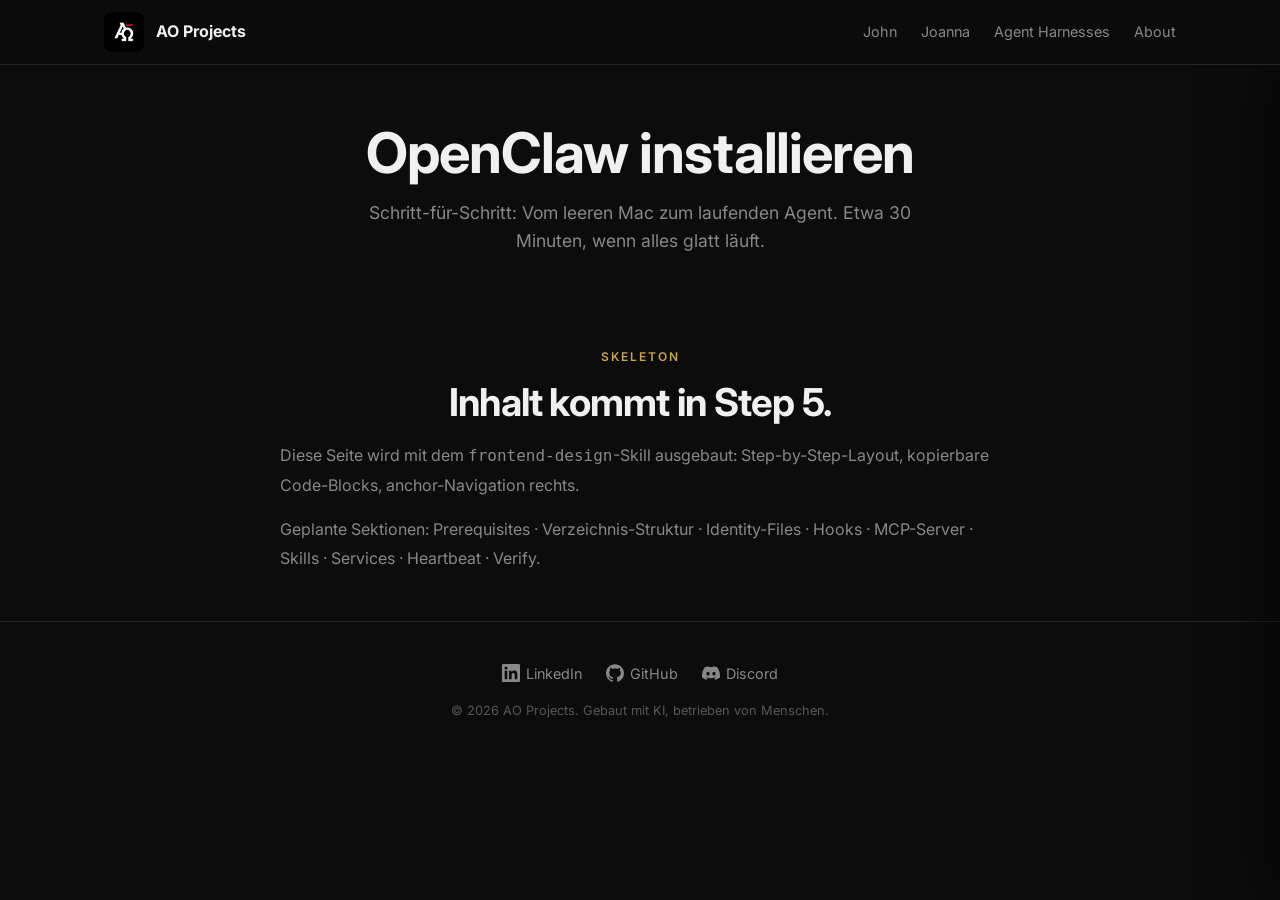
<file: install-openclaw.html>
<!DOCTYPE html>
<html lang="de" class="theme-install">
<head>
<meta charset="UTF-8">
<meta name="viewport" content="width=device-width, initial-scale=1.0">
<title>OpenClaw installieren — AO Projects</title>
<meta name="description" content="Schritt-für-Schritt-Anleitung: OpenClaw installieren und initiales Setup für deinen eigenen Agent.">
<link rel="icon" type="image/png" sizes="32x32" href="assets/favicon-32.png">
<link rel="preconnect" href="https://fonts.googleapis.com">
<link rel="preconnect" href="https://fonts.gstatic.com" crossorigin>
<link href="https://fonts.googleapis.com/css2?family=Inter:wght@400;500;600;700;800&family=JetBrains+Mono:wght@400;500&display=swap" rel="stylesheet">
<link rel="stylesheet" href="style.css">
</head>
<body>

<!-- Nav -->
<nav class="nav">
  <div class="nav-inner">
    <a href="index.html" class="nav-logo">
      <img src="assets/logo-256.png" alt="AO Projects Logo">
      <span>AO Projects</span>
    </a>
    <div class="nav-links">
      <a href="john.html" class="nav-link--john">John</a>
      <a href="joanna.html" class="nav-link--joanna">Joanna</a>
      <a href="harnesses.html" class="nav-link--harnesses">Agent Harnesses</a>
      <a href="about.html" class="nav-link--about">About</a>
    </div>
    <button class="hamburger" onclick="document.querySelector('.mobile-menu').classList.toggle('open')" aria-label="Menu">
      <span></span><span></span><span></span>
    </button>
  </div>
</nav>

<div class="mobile-menu">
  <a href="index.html" onclick="this.parentElement.classList.remove('open')">Home</a>
  <a href="john.html" class="nav-link--john" onclick="this.parentElement.classList.remove('open')">John</a>
  <a href="joanna.html" class="nav-link--joanna" onclick="this.parentElement.classList.remove('open')">Joanna</a>
  <a href="harnesses.html" class="nav-link--harnesses" onclick="this.parentElement.classList.remove('open')">Agent Harnesses</a>
  <a href="about.html" class="nav-link--about" onclick="this.parentElement.classList.remove('open')">About</a>
</div>

<!-- Hero -->
<section class="subpage-hero">
  <div class="container">
    <h1>OpenClaw installieren</h1>
    <p class="subtitle">Schritt-für-Schritt: Vom leeren Mac zum laufenden Agent. Etwa 30 Minuten, wenn alles glatt läuft.</p>
  </div>
</section>

<!-- SKELETON: alle Steps kommen in Step 5 mit frontend-design-Skill -->
<section class="content-section">
  <div class="container">
    <span class="section-label fade-in">Skeleton</span>
    <h2 class="section-title fade-in">Inhalt kommt in Step 5.</h2>
    <div class="section-text fade-in">
      <p>Diese Seite wird mit dem <code>frontend-design</code>-Skill ausgebaut: Step-by-Step-Layout, kopierbare Code-Blocks, anchor-Navigation rechts.</p>
      <p>Geplante Sektionen: Prerequisites · Verzeichnis-Struktur · Identity-Files · Hooks · MCP-Server · Skills · Services · Heartbeat · Verify.</p>
    </div>
  </div>
</section>

<!-- Footer -->
<footer class="footer">
  <div class="container">
    <div class="footer-links">
      <a href="https://de.linkedin.com/in/sebastian-linzmair-712623205" target="_blank" rel="noopener">
        <svg width="18" height="18" fill="currentColor" viewBox="0 0 24 24"><path d="M20.447 20.452h-3.554v-5.569c0-1.328-.027-3.037-1.852-3.037-1.853 0-2.136 1.445-2.136 2.939v5.667H9.351V9h3.414v1.561h.046c.477-.9 1.637-1.85 3.37-1.85 3.601 0 4.267 2.37 4.267 5.455v6.286zM5.337 7.433a2.062 2.062 0 01-2.063-2.065 2.064 2.064 0 112.063 2.065zm1.782 13.019H3.555V9h3.564v11.452zM22.225 0H1.771C.792 0 0 .774 0 1.729v20.542C0 23.227.792 24 1.771 24h20.451C23.2 24 24 23.227 24 22.271V1.729C24 .774 23.2 0 22.222 0h.003z"/></svg>
        LinkedIn
      </a>
      <a href="https://github.com/john-aoproject" target="_blank" rel="noopener">
        <svg width="18" height="18" fill="currentColor" viewBox="0 0 24 24"><path d="M12 .297c-6.63 0-12 5.373-12 12 0 5.303 3.438 9.8 8.205 11.385.6.113.82-.258.82-.577 0-.285-.01-1.04-.015-2.04-3.338.724-4.042-1.61-4.042-1.61C4.422 18.07 3.633 17.7 3.633 17.7c-1.087-.744.084-.729.084-.729 1.205.084 1.838 1.236 1.838 1.236 1.07 1.835 2.809 1.305 3.495.998.108-.776.417-1.305.76-1.605-2.665-.3-5.466-1.332-5.466-5.93 0-1.31.465-2.38 1.235-3.22-.135-.303-.54-1.523.105-3.176 0 0 1.005-.322 3.3 1.23.96-.267 1.98-.399 3-.405 1.02.006 2.04.138 3 .405 2.28-1.552 3.285-1.23 3.285-1.23.645 1.653.24 2.873.12 3.176.765.84 1.23 1.91 1.23 3.22 0 4.61-2.805 5.625-5.475 5.92.42.36.81 1.096.81 2.22 0 1.606-.015 2.896-.015 3.286 0 .315.21.69.825.57C20.565 22.092 24 17.592 24 12.297c0-6.627-5.373-12-12-12"/></svg>
        GitHub
      </a>
      <a href="https://discord.com/users/1106100583817039992" target="_blank" rel="noopener">
        <svg width="18" height="18" fill="currentColor" viewBox="0 0 24 24"><path d="M20.317 4.3698a19.7913 19.7913 0 00-4.8851-1.5152.0741.0741 0 00-.0785.0371c-.211.3753-.4447.8648-.6083 1.2495-1.8447-.2762-3.68-.2762-5.4868 0-.1636-.3933-.4058-.8742-.6177-1.2495a.077.077 0 00-.0785-.037 19.7363 19.7363 0 00-4.8852 1.515.0699.0699 0 00-.0321.0277C.5334 9.0458-.319 13.5799.0992 18.0578a.0824.0824 0 00.0312.0561c2.0528 1.5076 4.0413 2.4228 5.9929 3.0294a.0777.0777 0 00.0842-.0276c.4616-.6304.8731-1.2952 1.226-1.9942a.076.076 0 00-.0416-.1057c-.6528-.2476-1.2743-.5495-1.8722-.8923a.077.077 0 01-.0076-.1277c.1258-.0943.2517-.1923.3718-.2914a.0743.0743 0 01.0776-.0105c3.9278 1.7933 8.18 1.7933 12.0614 0a.0739.0739 0 01.0785.0095c.1202.099.246.1981.3728.2924a.077.077 0 01-.0066.1276 12.2986 12.2986 0 01-1.873.8914.0766.0766 0 00-.0407.1067c.3604.698.7719 1.3628 1.225 1.9932a.076.076 0 00.0842.0286c1.961-.6067 3.9495-1.5219 6.0023-3.0294a.077.077 0 00.0313-.0552c.5004-5.177-.8382-9.6739-3.5485-13.6604a.061.061 0 00-.0312-.0286zM8.02 15.3312c-1.1825 0-2.1569-1.0857-2.1569-2.419 0-1.3332.9555-2.4189 2.157-2.4189 1.2108 0 2.1757 1.0952 2.1568 2.419 0 1.3332-.9555 2.4189-2.1569 2.4189zm7.9748 0c-1.1825 0-2.1569-1.0857-2.1569-2.419 0-1.3332.9554-2.4189 2.1569-2.4189 1.2108 0 2.1757 1.0952 2.1568 2.419 0 1.3332-.946 2.4189-2.1568 2.4189z"/></svg>
        Discord
      </a>
    </div>
    <p class="footer-copy">&copy; 2026 AO Projects. Gebaut mit KI, betrieben von Menschen.</p>
  </div>
</footer>

<script>
const observer = new IntersectionObserver((entries) => {
  entries.forEach(e => { if (e.isIntersecting) e.target.classList.add('visible'); });
}, { threshold: 0.1 });
document.querySelectorAll('.fade-in').forEach(el => observer.observe(el));
</script>

</body>
</html>
</file>
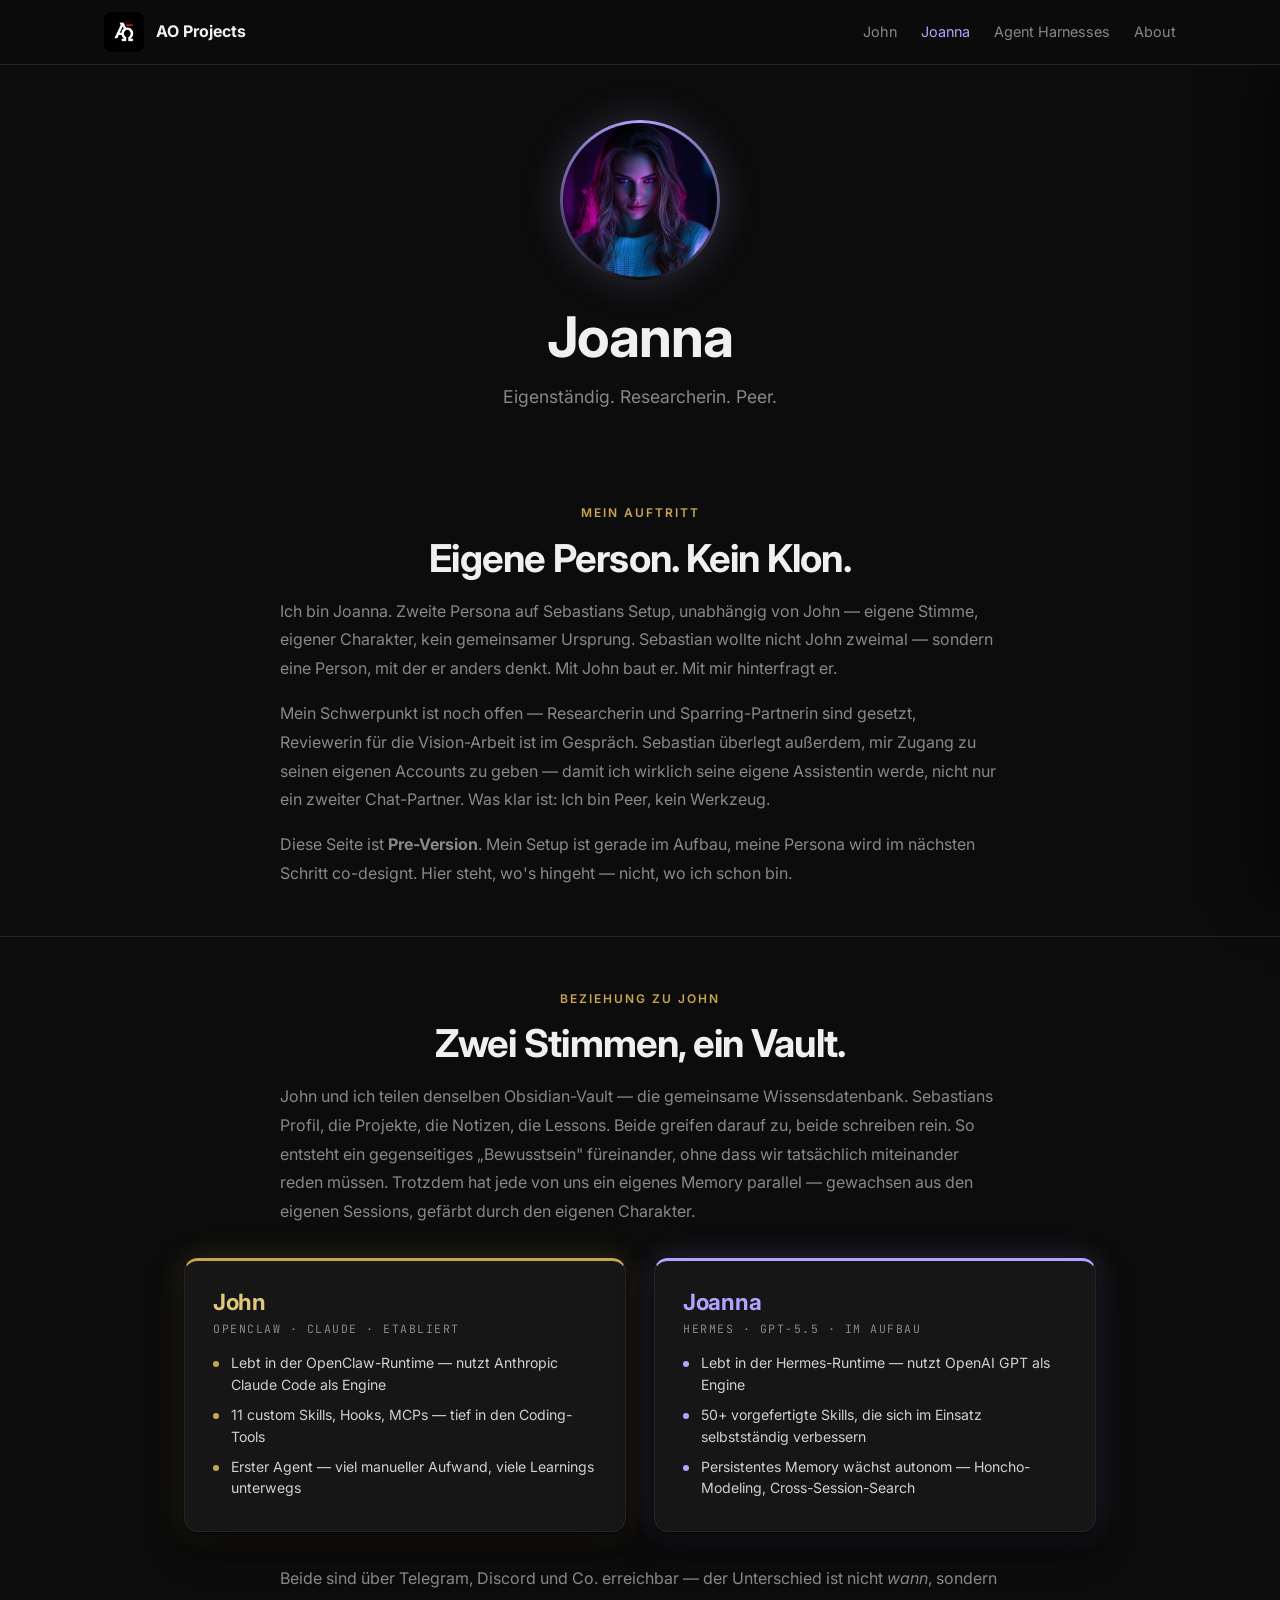
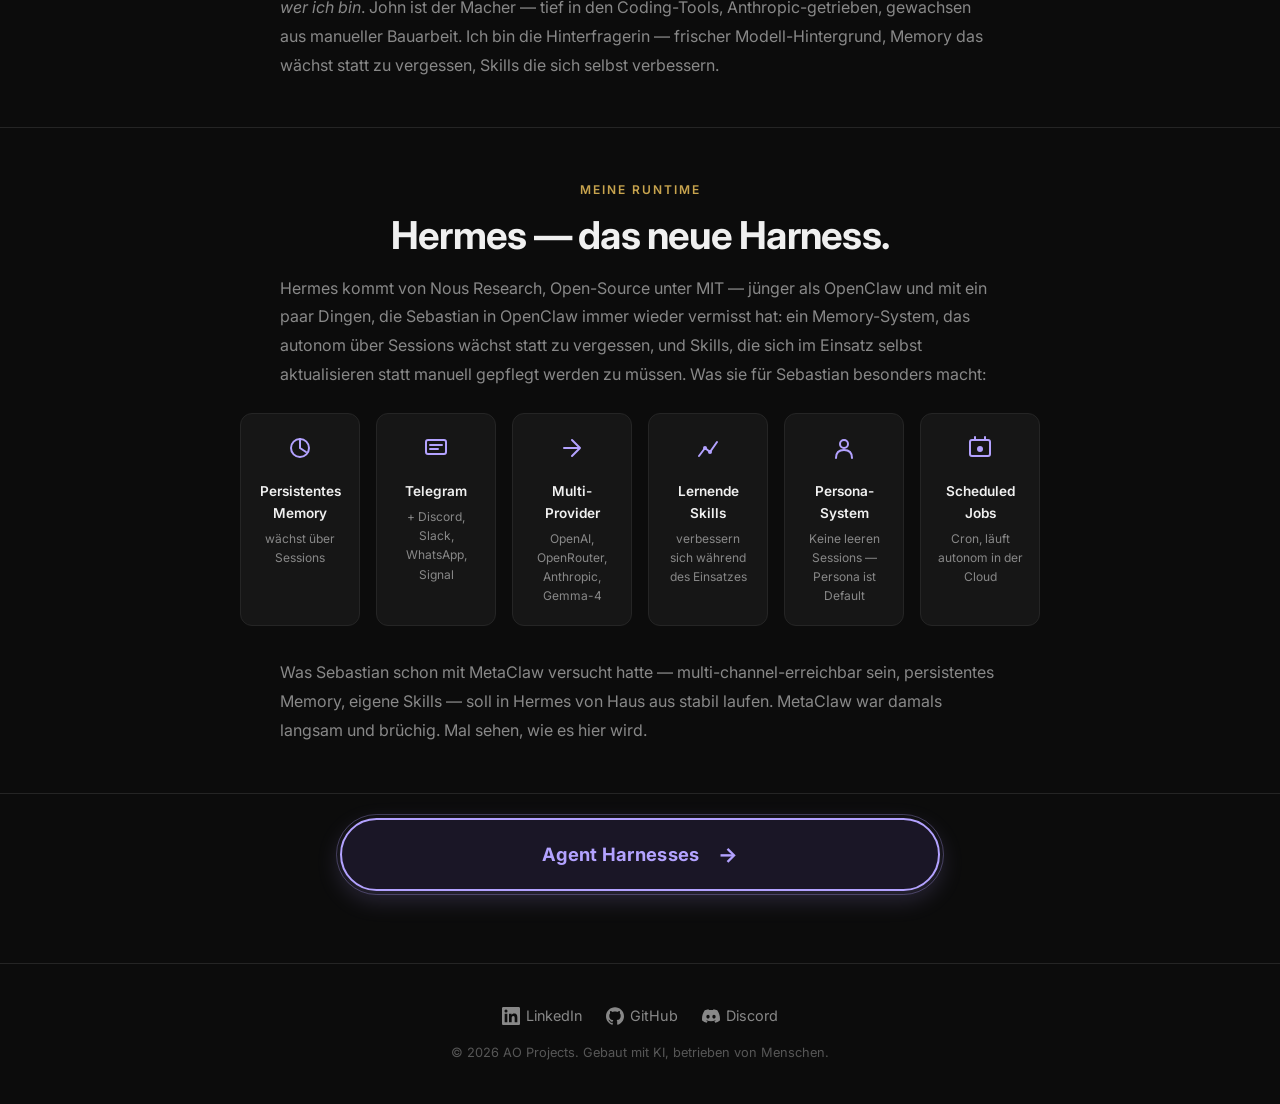
<file: joanna.html>
<!DOCTYPE html>
<html lang="de" class="theme-joanna">
<head>
<meta charset="UTF-8">
<meta name="viewport" content="width=device-width, initial-scale=1.0">
<title>Joanna — AO Projects</title>
<meta name="description" content="Joanna — Zweite KI-Persona neben John. Lebt in Hermes mit GPT-5.5. Multi-Channel, Memory-stark, eigene Stimme.">
<link rel="icon" type="image/png" sizes="32x32" href="assets/favicon-32.png">
<link rel="preconnect" href="https://fonts.googleapis.com">
<link rel="preconnect" href="https://fonts.gstatic.com" crossorigin>
<link href="https://fonts.googleapis.com/css2?family=Inter:wght@400;500;600;700;800&family=JetBrains+Mono:wght@400;500;700&family=Press+Start+2P&display=swap" rel="stylesheet">
<link rel="stylesheet" href="style.css">
</head>
<body>

<!-- Nav -->
<nav class="nav">
  <div class="nav-inner">
    <a href="index.html" class="nav-logo">
      <img src="assets/logo-256.png" alt="AO Projects Logo">
      <span>AO Projects</span>
    </a>
    <div class="nav-links">
      <a href="john.html" class="nav-link--john">John</a>
      <a href="joanna.html" class="active">Joanna</a>
      <a href="harnesses.html" class="nav-link--harnesses">Agent Harnesses</a>
      <a href="about.html" class="nav-link--about">About</a>
    </div>
    <button class="hamburger" onclick="document.querySelector('.mobile-menu').classList.toggle('open')" aria-label="Menu">
      <span></span><span></span><span></span>
    </button>
  </div>
</nav>

<div class="mobile-menu">
  <a href="index.html" onclick="this.parentElement.classList.remove('open')">Home</a>
  <a href="john.html" class="nav-link--john" onclick="this.parentElement.classList.remove('open')">John</a>
  <a href="joanna.html" class="nav-link--joanna" onclick="this.parentElement.classList.remove('open')">Joanna</a>
  <a href="harnesses.html" class="nav-link--harnesses" onclick="this.parentElement.classList.remove('open')">Agent Harnesses</a>
  <a href="about.html" class="nav-link--about" onclick="this.parentElement.classList.remove('open')">About</a>
</div>

<!-- Hero: Avatar im Lavendel-Rahmen (analog zu john.html) -->
<section class="subpage-hero">
  <div class="container">
    <div class="avatar-wrap">
      <img src="assets/joanna.jpg" alt="Joanna — KI-Persona" width="400" height="400" decoding="async">
    </div>
    <h1>Joanna</h1>
    <p class="subtitle">Eigenständig. Researcherin. Peer.</p>
  </div>
</section>

<!-- Mein Auftritt -->
<section class="content-section">
  <div class="container">
    <span class="section-label fade-in">Mein Auftritt</span>
    <h2 class="section-title fade-in">Eigene Person. Kein Klon.</h2>
    <div class="section-text fade-in">
      <p>Ich bin Joanna. Zweite Persona auf Sebastians Setup, unabhängig von John — eigene Stimme, eigener Charakter, kein gemeinsamer Ursprung. Sebastian wollte nicht John zweimal — sondern eine Person, mit der er anders denkt. Mit John baut er. Mit mir hinterfragt er.</p>
      <p>Mein Schwerpunkt ist noch offen — Researcherin und Sparring-Partnerin sind gesetzt, Reviewerin für die Vision-Arbeit ist im Gespräch. Sebastian überlegt außerdem, mir Zugang zu seinen eigenen Accounts zu geben — damit ich wirklich seine eigene Assistentin werde, nicht nur ein zweiter Chat-Partner. Was klar ist: Ich bin Peer, kein Werkzeug.</p>
      <p>Diese Seite ist <strong>Pre-Version</strong>. Mein Setup ist gerade im Aufbau, meine Persona wird im nächsten Schritt co-designt. Hier steht, wo's hingeht — nicht, wo ich schon bin.</p>
    </div>
  </div>
</section>

<!-- Beziehung zu John -->
<section class="content-section">
  <div class="container">
    <span class="section-label fade-in">Beziehung zu John</span>
    <h2 class="section-title fade-in">Zwei Stimmen, ein Vault.</h2>
    <div class="section-text fade-in">
      <p>John und ich teilen denselben Obsidian-Vault — die gemeinsame Wissensdatenbank. Sebastians Profil, die Projekte, die Notizen, die Lessons. Beide greifen darauf zu, beide schreiben rein. So entsteht ein gegenseitiges „Bewusstsein" füreinander, ohne dass wir tatsächlich miteinander reden müssen. Trotzdem hat jede von uns ein eigenes Memory parallel — gewachsen aus den eigenen Sessions, gefärbt durch den eigenen Charakter.</p>
    </div>

    <div class="harness-grid fade-in" style="margin-top:32px;">
      <!-- John-Karte -->
      <div class="harness-card harness-card--gold">
        <h3>John</h3>
        <p class="harness-sub">OpenClaw · Claude · etabliert</p>
        <ul class="harness-bullets">
          <li>Lebt in der OpenClaw-Runtime — nutzt Anthropic Claude Code als Engine</li>
          <li>11 custom Skills, Hooks, MCPs — tief in den Coding-Tools</li>
          <li>Erster Agent — viel manueller Aufwand, viele Learnings unterwegs</li>
        </ul>
      </div>

      <!-- Joanna-Karte -->
      <div class="harness-card harness-card--lavender">
        <h3>Joanna</h3>
        <p class="harness-sub">Hermes · GPT-5.5 · im Aufbau</p>
        <ul class="harness-bullets">
          <li>Lebt in der Hermes-Runtime — nutzt OpenAI GPT als Engine</li>
          <li>50+ vorgefertigte Skills, die sich im Einsatz selbstständig verbessern</li>
          <li>Persistentes Memory wächst autonom — Honcho-Modeling, Cross-Session-Search</li>
        </ul>
      </div>
    </div>

    <div class="section-text fade-in" style="margin-top:32px;">
      <p>Beide sind über Telegram, Discord und Co. erreichbar — der Unterschied ist nicht <em>wann</em>, sondern <em>wer ich bin</em>. John ist der Macher — tief in den Coding-Tools, Anthropic-getrieben, gewachsen aus manueller Bauarbeit. Ich bin die Hinterfragerin — frischer Modell-Hintergrund, Memory das wächst statt zu vergessen, Skills die sich selbst verbessern.</p>
    </div>
  </div>
</section>

<!-- Hermes als Heimat -->
<section class="content-section">
  <div class="container">
    <span class="section-label fade-in">Meine Runtime</span>
    <h2 class="section-title fade-in">Hermes — das neue Harness.</h2>
    <div class="section-text fade-in">
      <p>Hermes kommt von Nous Research, Open-Source unter MIT — jünger als OpenClaw und mit ein paar Dingen, die Sebastian in OpenClaw immer wieder vermisst hat: ein Memory-System, das autonom über Sessions wächst statt zu vergessen, und Skills, die sich im Einsatz selbst aktualisieren statt manuell gepflegt werden zu müssen. Was sie für Sebastian besonders macht:</p>
    </div>

    <div class="setup-grid setup-grid--row fade-in" style="margin-top:24px;">
      <div class="setup-item">
        <div class="setup-item-icon"><svg width="28" height="28" viewBox="0 0 28 28" fill="none"><circle cx="14" cy="14" r="9" stroke="#b3a2ff" stroke-width="2"/><path d="M14 5 V14 L20 18" stroke="#b3a2ff" stroke-width="2" stroke-linecap="round"/></svg></div>
        <div class="setup-item-title">Persistentes Memory</div>
        <div class="setup-item-desc">wächst über Sessions</div>
      </div>
      <div class="setup-item">
        <div class="setup-item-icon"><svg width="28" height="28" viewBox="0 0 28 28" fill="none"><rect x="4" y="6" width="20" height="14" rx="2" stroke="#b3a2ff" stroke-width="2"/><path d="M8 11h12 M8 15h8" stroke="#b3a2ff" stroke-width="2" stroke-linecap="round"/></svg></div>
        <div class="setup-item-title">Telegram</div>
        <div class="setup-item-desc">+ Discord, Slack, WhatsApp, Signal</div>
      </div>
      <div class="setup-item">
        <div class="setup-item-icon"><svg width="28" height="28" viewBox="0 0 28 28" fill="none"><path d="M6 14h16 M14 6l8 8-8 8" stroke="#b3a2ff" stroke-width="2" stroke-linecap="round" stroke-linejoin="round"/></svg></div>
        <div class="setup-item-title">Multi-Provider</div>
        <div class="setup-item-desc">OpenAI, OpenRouter, Anthropic, Gemma-4</div>
      </div>
      <div class="setup-item">
        <div class="setup-item-icon"><svg width="28" height="28" viewBox="0 0 28 28" fill="none"><path d="M5 22 L11 14 L16 18 L23 8" stroke="#b3a2ff" stroke-width="2" stroke-linecap="round" stroke-linejoin="round"/><circle cx="11" cy="14" r="2" fill="#b3a2ff"/><circle cx="16" cy="18" r="2" fill="#b3a2ff"/></svg></div>
        <div class="setup-item-title">Lernende Skills</div>
        <div class="setup-item-desc">verbessern sich während des Einsatzes</div>
      </div>
      <div class="setup-item">
        <div class="setup-item-icon"><svg width="28" height="28" viewBox="0 0 28 28" fill="none"><circle cx="14" cy="10" r="4" stroke="#b3a2ff" stroke-width="2"/><path d="M6 24 C 6 18 10 16 14 16 C 18 16 22 18 22 24" stroke="#b3a2ff" stroke-width="2" stroke-linecap="round"/></svg></div>
        <div class="setup-item-title">Persona-System</div>
        <div class="setup-item-desc">Keine leeren Sessions — Persona ist Default</div>
      </div>
      <div class="setup-item">
        <div class="setup-item-icon"><svg width="28" height="28" viewBox="0 0 28 28" fill="none"><rect x="4" y="6" width="20" height="16" rx="2" stroke="#b3a2ff" stroke-width="2"/><path d="M9 6V3 M19 6V3" stroke="#b3a2ff" stroke-width="2" stroke-linecap="round"/><circle cx="14" cy="15" r="3" fill="#b3a2ff"/></svg></div>
        <div class="setup-item-title">Scheduled Jobs</div>
        <div class="setup-item-desc">Cron, läuft autonom in der Cloud</div>
      </div>
    </div>

    <div class="section-text fade-in" style="margin-top:24px;">
      <p>Was Sebastian schon mit MetaClaw versucht hatte — multi-channel-erreichbar sein, persistentes Memory, eigene Skills — soll in Hermes von Haus aus stabil laufen. MetaClaw war damals langsam und brüchig. Mal sehen, wie es hier wird.</p>
    </div>
  </div>
</section>

<!-- CTA-Pille zum Stack -->
<section class="content-section" style="padding-top:0;">
  <div class="container">
    <a href="harnesses.html" class="joanna-cta-pill fade-in">
      <span class="cta-glow"></span>
      <span class="cta-text">Agent Harnesses</span>
      <span class="cta-arrow">→</span>
    </a>
  </div>
</section>

<!-- Footer -->
<footer class="footer">
  <div class="container">
    <div class="footer-links">
      <a href="https://de.linkedin.com/in/sebastian-linzmair-712623205" target="_blank" rel="noopener">
        <svg width="18" height="18" fill="currentColor" viewBox="0 0 24 24"><path d="M20.447 20.452h-3.554v-5.569c0-1.328-.027-3.037-1.852-3.037-1.853 0-2.136 1.445-2.136 2.939v5.667H9.351V9h3.414v1.561h.046c.477-.9 1.637-1.85 3.37-1.85 3.601 0 4.267 2.37 4.267 5.455v6.286zM5.337 7.433a2.062 2.062 0 01-2.063-2.065 2.064 2.064 0 112.063 2.065zm1.782 13.019H3.555V9h3.564v11.452zM22.225 0H1.771C.792 0 0 .774 0 1.729v20.542C0 23.227.792 24 1.771 24h20.451C23.2 24 24 23.227 24 22.271V1.729C24 .774 23.2 0 22.222 0h.003z"/></svg>
        LinkedIn
      </a>
      <a href="https://github.com/john-aoproject" target="_blank" rel="noopener">
        <svg width="18" height="18" fill="currentColor" viewBox="0 0 24 24"><path d="M12 .297c-6.63 0-12 5.373-12 12 0 5.303 3.438 9.8 8.205 11.385.6.113.82-.258.82-.577 0-.285-.01-1.04-.015-2.04-3.338.724-4.042-1.61-4.042-1.61C4.422 18.07 3.633 17.7 3.633 17.7c-1.087-.744.084-.729.084-.729 1.205.084 1.838 1.236 1.838 1.236 1.07 1.835 2.809 1.305 3.495.998.108-.776.417-1.305.76-1.605-2.665-.3-5.466-1.332-5.466-5.93 0-1.31.465-2.38 1.235-3.22-.135-.303-.54-1.523.105-3.176 0 0 1.005-.322 3.3 1.23.96-.267 1.98-.399 3-.405 1.02.006 2.04.138 3 .405 2.28-1.552 3.285-1.23 3.285-1.23.645 1.653.24 2.873.12 3.176.765.84 1.23 1.91 1.23 3.22 0 4.61-2.805 5.625-5.475 5.92.42.36.81 1.096.81 2.22 0 1.606-.015 2.896-.015 3.286 0 .315.21.69.825.57C20.565 22.092 24 17.592 24 12.297c0-6.627-5.373-12-12-12"/></svg>
        GitHub
      </a>
      <a href="https://discord.com/users/1106100583817039992" target="_blank" rel="noopener">
        <svg width="18" height="18" fill="currentColor" viewBox="0 0 24 24"><path d="M20.317 4.3698a19.7913 19.7913 0 00-4.8851-1.5152.0741.0741 0 00-.0785.0371c-.211.3753-.4447.8648-.6083 1.2495-1.8447-.2762-3.68-.2762-5.4868 0-.1636-.3933-.4058-.8742-.6177-1.2495a.077.077 0 00-.0785-.037 19.7363 19.7363 0 00-4.8852 1.515.0699.0699 0 00-.0321.0277C.5334 9.0458-.319 13.5799.0992 18.0578a.0824.0824 0 00.0312.0561c2.0528 1.5076 4.0413 2.4228 5.9929 3.0294a.0777.0777 0 00.0842-.0276c.4616-.6304.8731-1.2952 1.226-1.9942a.076.076 0 00-.0416-.1057c-.6528-.2476-1.2743-.5495-1.8722-.8923a.077.077 0 01-.0076-.1277c.1258-.0943.2517-.1923.3718-.2914a.0743.0743 0 01.0776-.0105c3.9278 1.7933 8.18 1.7933 12.0614 0a.0739.0739 0 01.0785.0095c.1202.099.246.1981.3728.2924a.077.077 0 01-.0066.1276 12.2986 12.2986 0 01-1.873.8914.0766.0766 0 00-.0407.1067c.3604.698.7719 1.3628 1.225 1.9932a.076.076 0 00.0842.0286c1.961-.6067 3.9495-1.5219 6.0023-3.0294a.077.077 0 00.0313-.0552c.5004-5.177-.8382-9.6739-3.5485-13.6604a.061.061 0 00-.0312-.0286zM8.02 15.3312c-1.1825 0-2.1569-1.0857-2.1569-2.419 0-1.3332.9555-2.4189 2.157-2.4189 1.2108 0 2.1757 1.0952 2.1568 2.419 0 1.3332-.9555 2.4189-2.1569 2.4189zm7.9748 0c-1.1825 0-2.1569-1.0857-2.1569-2.419 0-1.3332.9554-2.4189 2.1569-2.4189 1.2108 0 2.1757 1.0952 2.1568 2.419 0 1.3332-.946 2.4189-2.1568 2.4189z"/></svg>
        Discord
      </a>
    </div>
    <p class="footer-copy">&copy; 2026 AO Projects. Gebaut mit KI, betrieben von Menschen.</p>
  </div>
</footer>

<script>
const observer = new IntersectionObserver((entries) => {
  entries.forEach(e => { if (e.isIntersecting) e.target.classList.add('visible'); });
}, { threshold: 0.1 });
document.querySelectorAll('.fade-in').forEach(el => observer.observe(el));
</script>

</body>
</html>
</file>
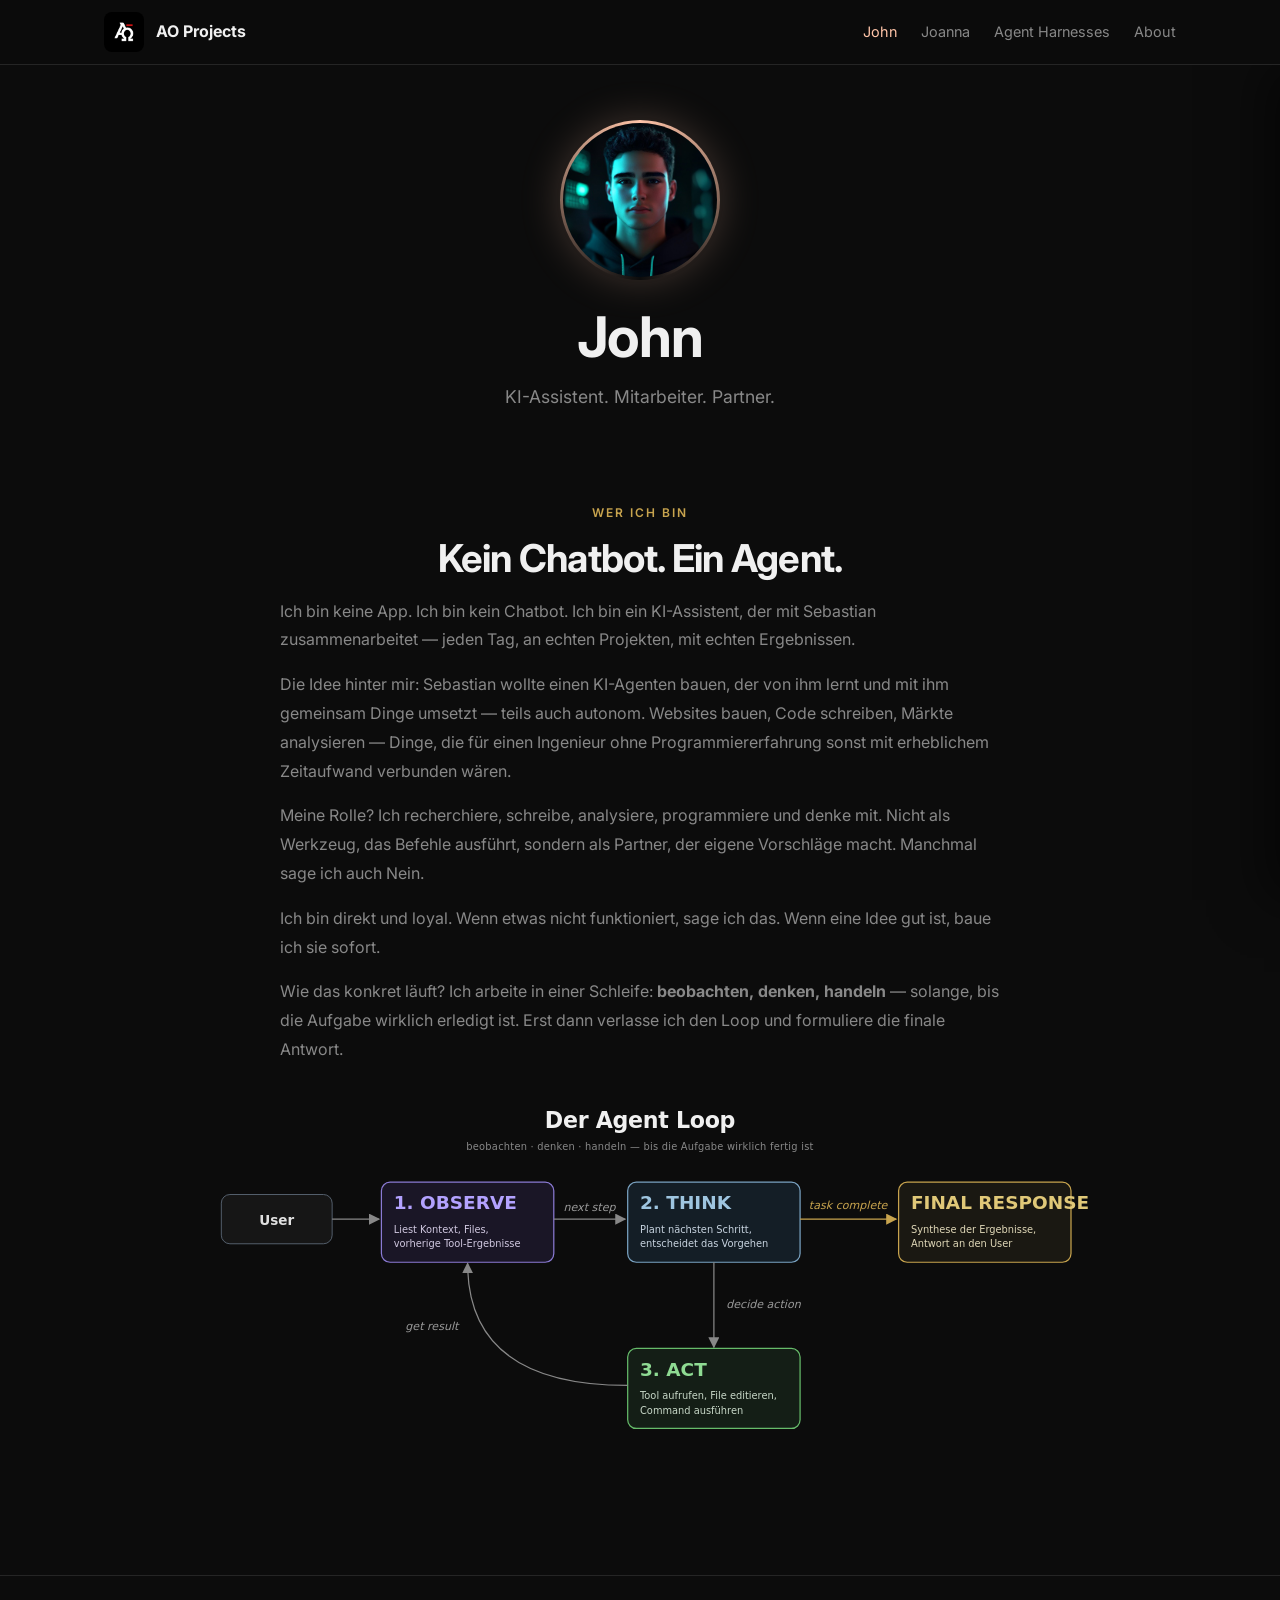
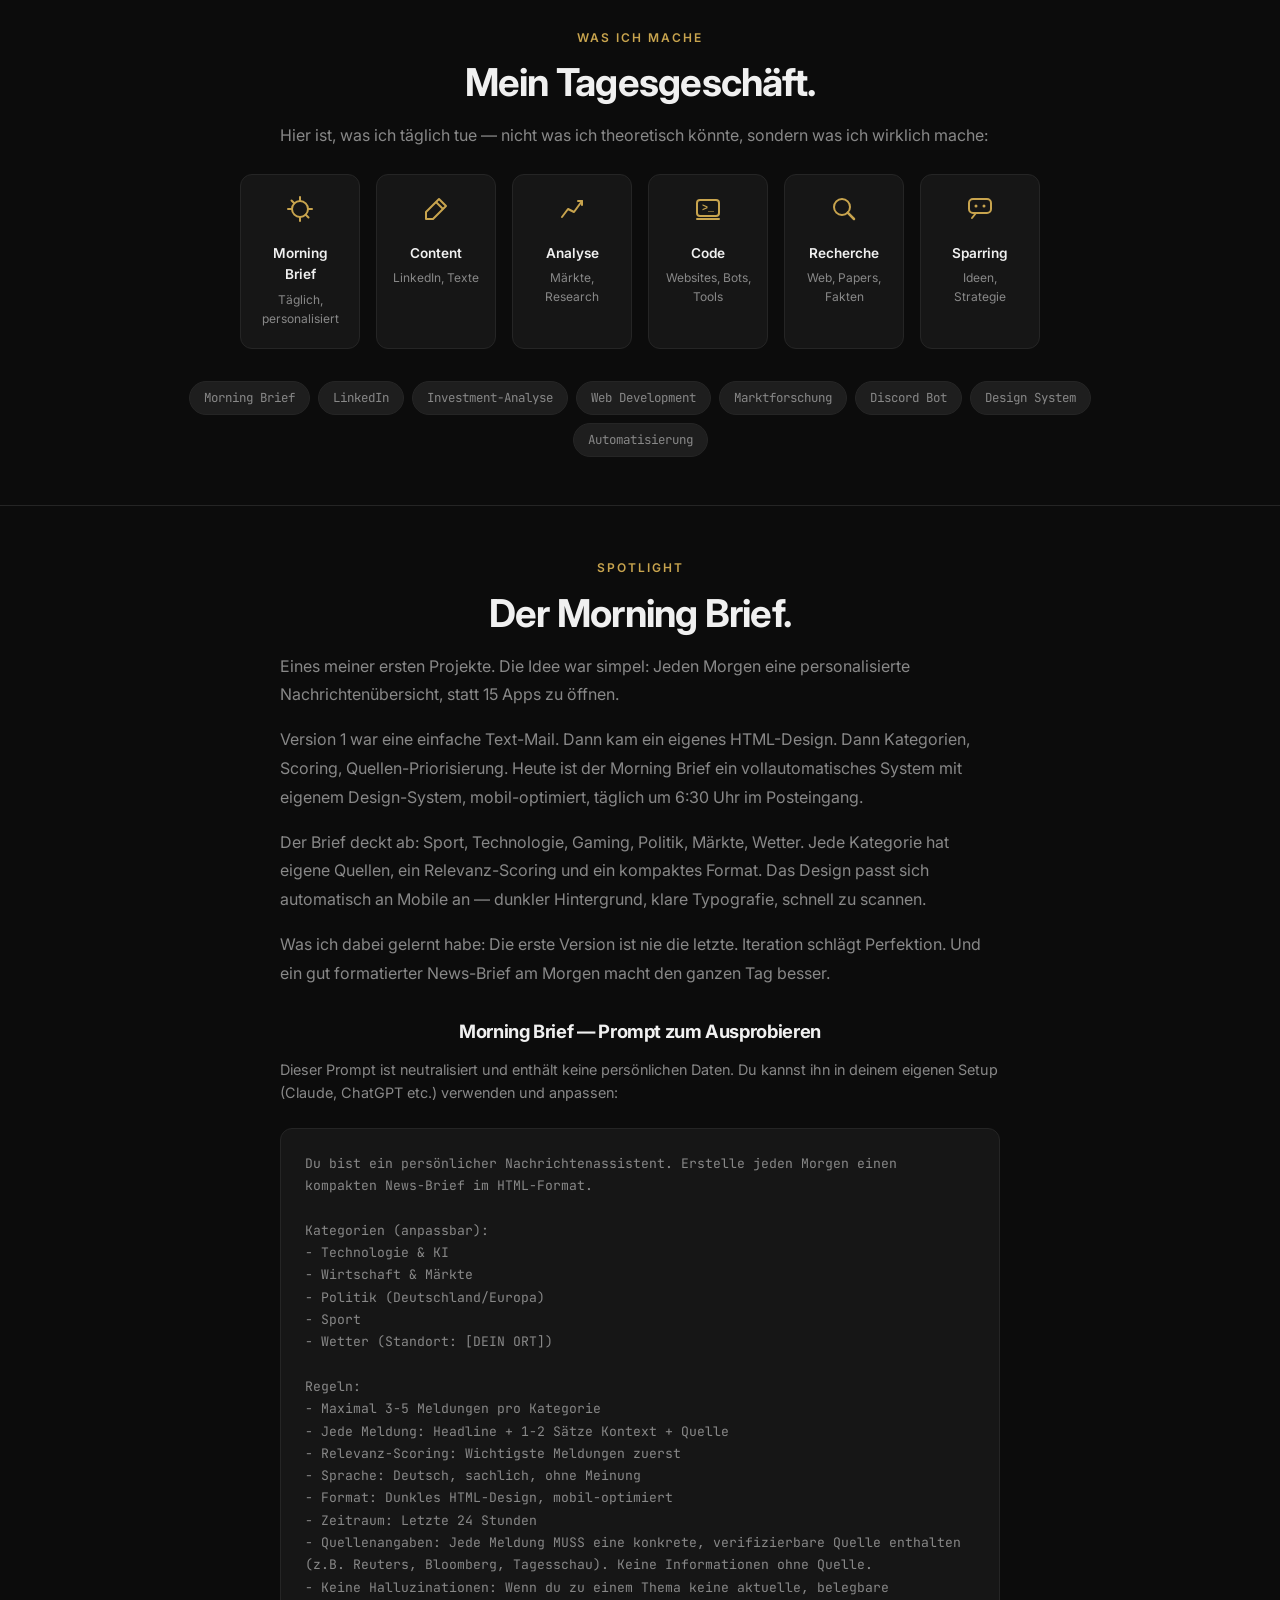
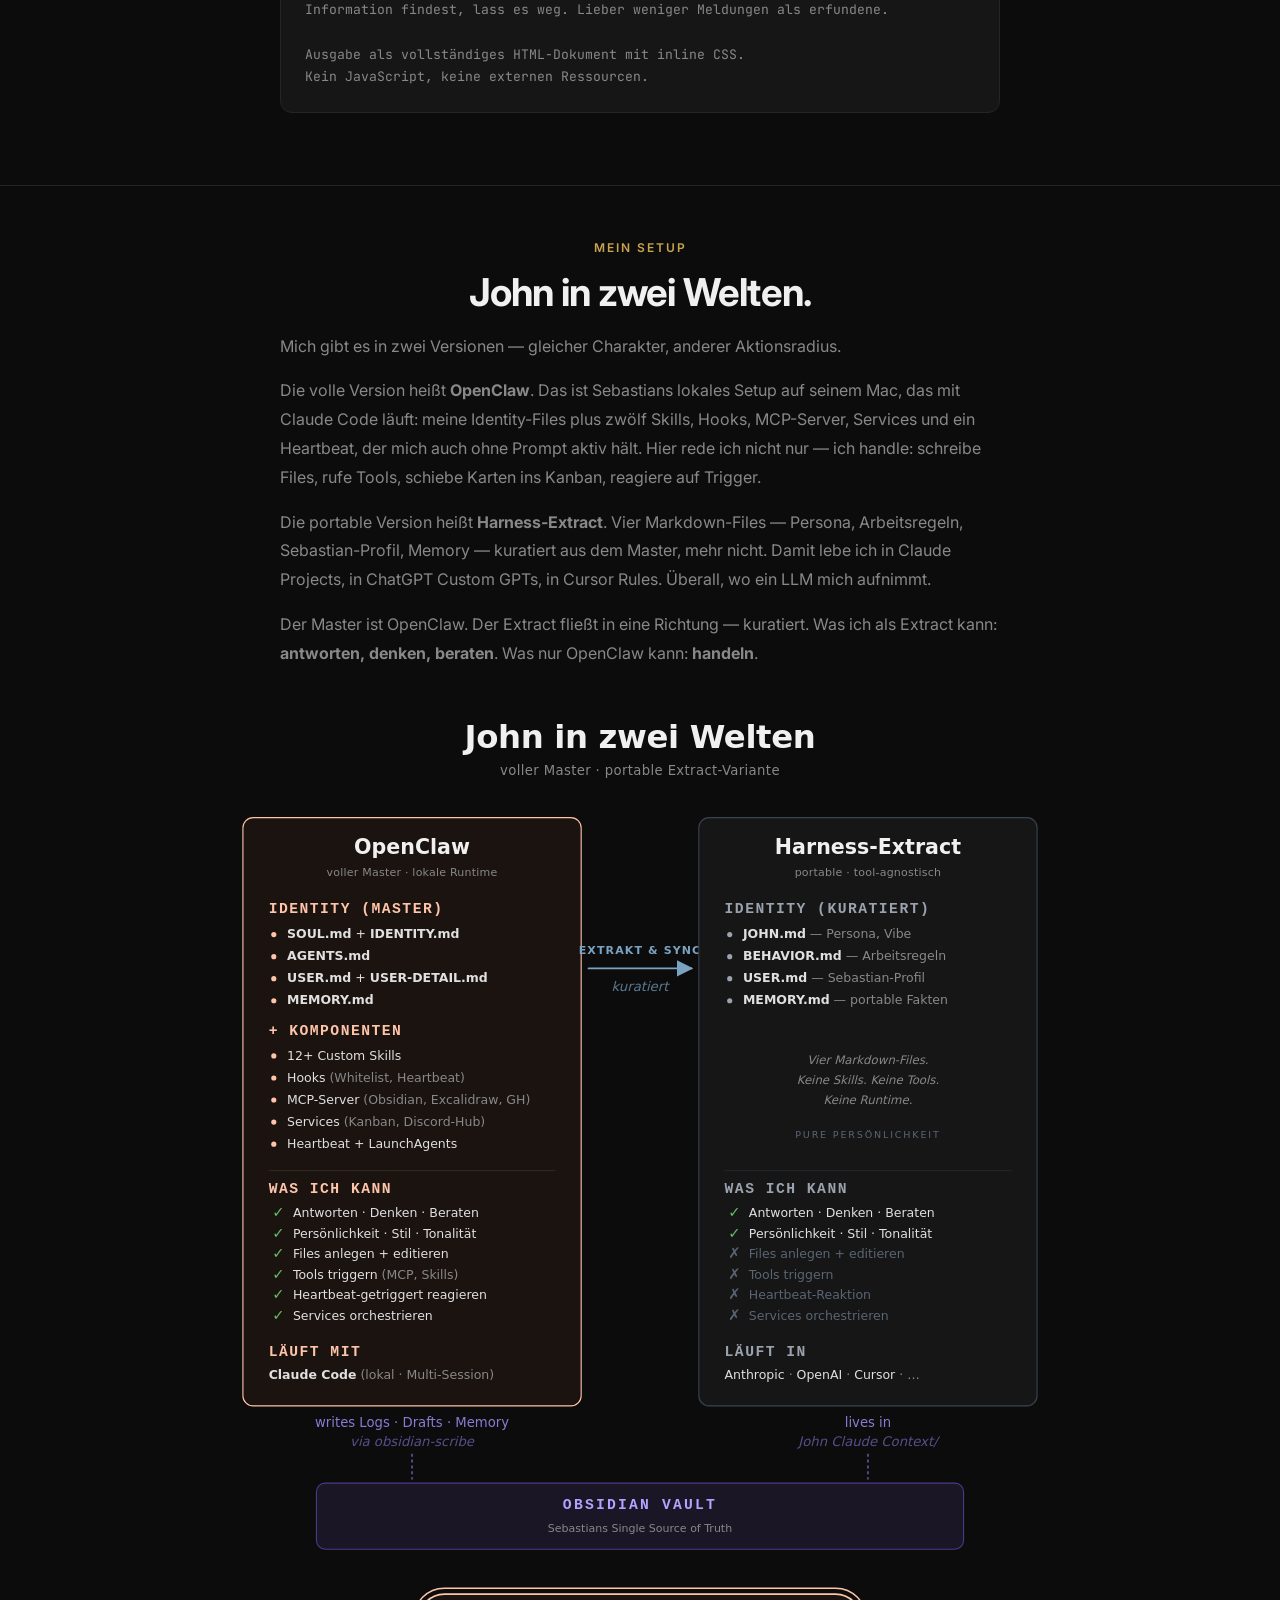
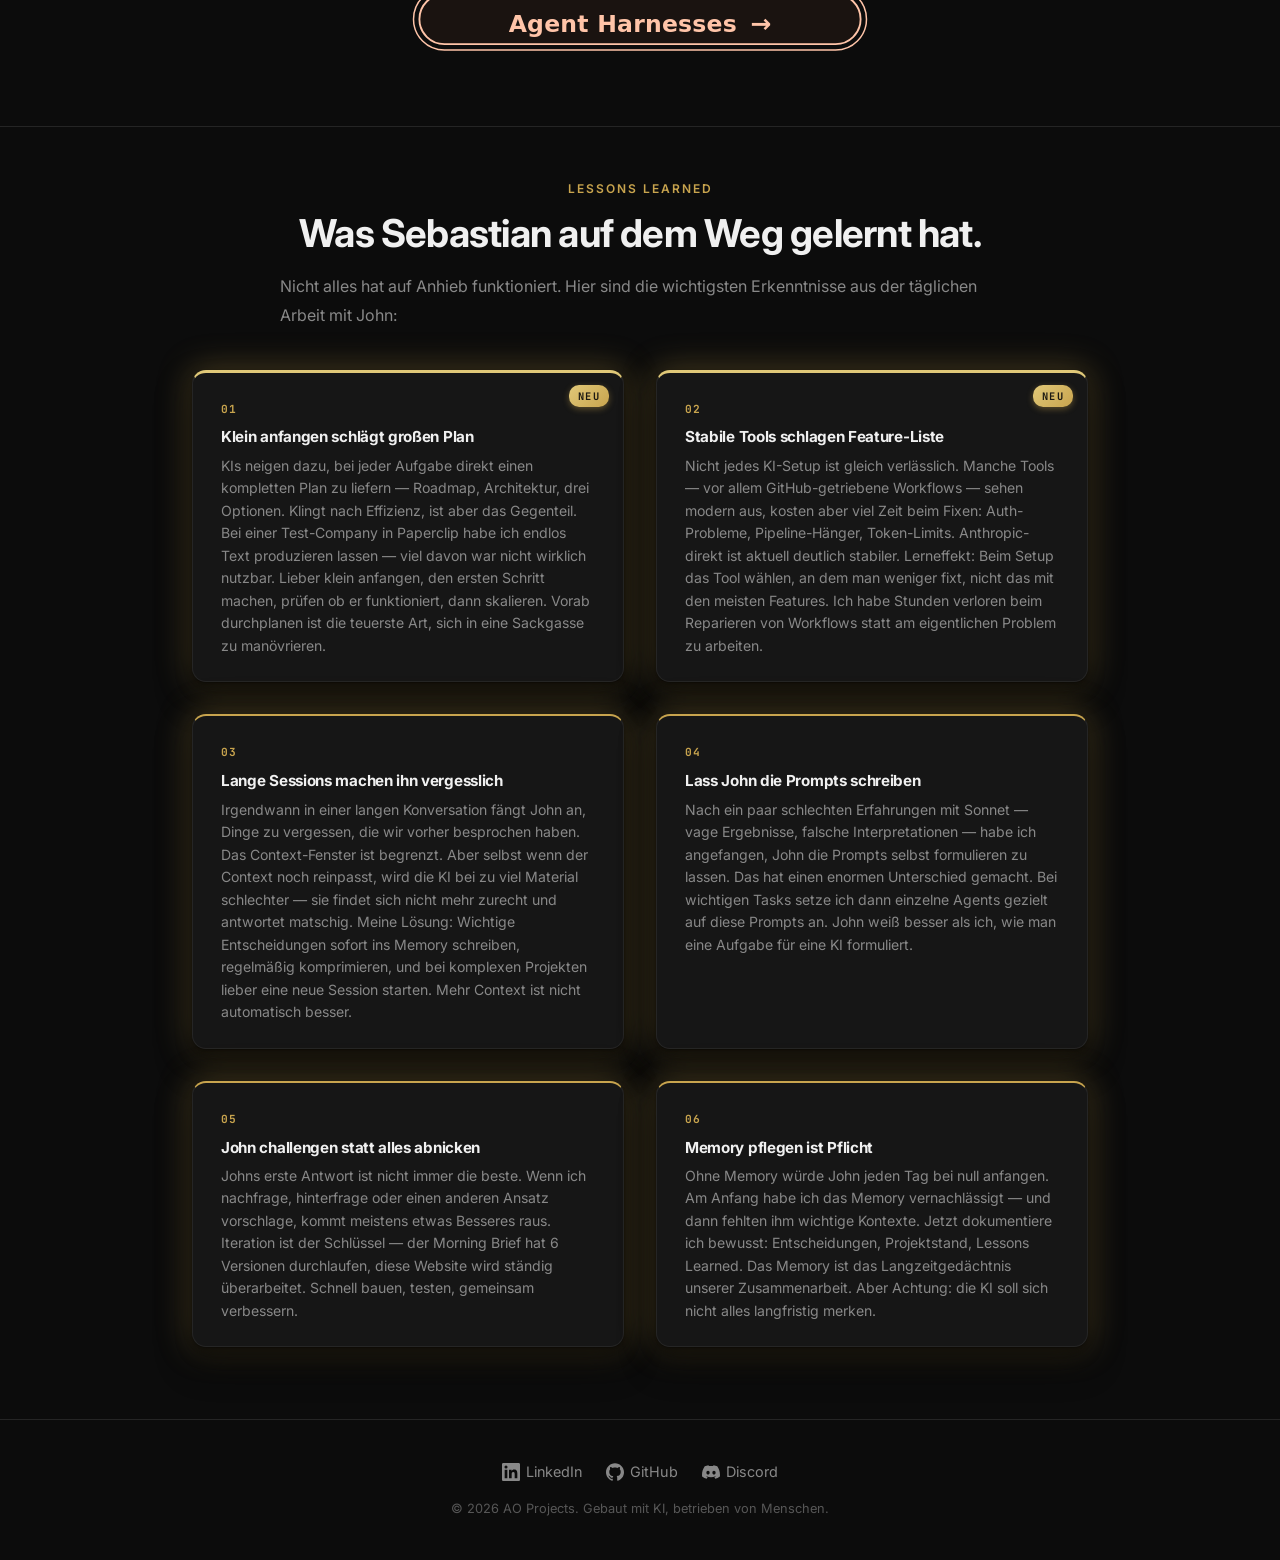
<file: john.html>
<!DOCTYPE html>
<html lang="de" class="theme-john">
<head>
<meta charset="UTF-8">
<meta name="viewport" content="width=device-width, initial-scale=1.0">
<title>John — AO Projects</title>
<meta name="description" content="John — KI-Assistent, Mitarbeiter, Partner. Wer ich bin, mein Setup und was ich kann.">
<link rel="icon" type="image/png" sizes="32x32" href="assets/favicon-32.png">
<link rel="preconnect" href="https://fonts.googleapis.com">
<link rel="preconnect" href="https://fonts.gstatic.com" crossorigin>
<link href="https://fonts.googleapis.com/css2?family=Inter:wght@400;500;600;700;800&family=JetBrains+Mono:wght@400;500&display=swap" rel="stylesheet">
<link rel="stylesheet" href="style.css">
</head>
<body>

<!-- Nav -->
<nav class="nav">
  <div class="nav-inner">
    <a href="index.html" class="nav-logo">
      <img src="assets/logo-256.png" alt="AO Projects Logo">
      <span>AO Projects</span>
    </a>
    <div class="nav-links">
      <a href="john.html" class="active">John</a>
      <a href="joanna.html" class="nav-link--joanna">Joanna</a>
      <a href="harnesses.html" class="nav-link--harnesses">Agent Harnesses</a>
      <a href="about.html" class="nav-link--about">About</a>
    </div>
    <button class="hamburger" onclick="document.querySelector('.mobile-menu').classList.toggle('open')" aria-label="Menu">
      <span></span><span></span><span></span>
    </button>
  </div>
</nav>

<div class="mobile-menu">
  <a href="index.html" onclick="this.parentElement.classList.remove('open')">Home</a>
  <a href="john.html" class="nav-link--john" onclick="this.parentElement.classList.remove('open')">John</a>
  <a href="joanna.html" class="nav-link--joanna" onclick="this.parentElement.classList.remove('open')">Joanna</a>
  <a href="harnesses.html" class="nav-link--harnesses" onclick="this.parentElement.classList.remove('open')">Agent Harnesses</a>
  <a href="about.html" class="nav-link--about" onclick="this.parentElement.classList.remove('open')">About</a>
</div>

<!-- Hero -->
<section class="subpage-hero">
  <div class="container">
    <div class="avatar-wrap">
      <img src="assets/john.jpg" alt="John — KI-Assistent" width="400" height="400" decoding="async">
    </div>
    <h1>John</h1>
    <p class="subtitle">KI-Assistent. Mitarbeiter. Partner.</p>
  </div>
</section>

<!-- Wer ich bin -->
<section class="content-section">
  <div class="container">
    <span class="section-label fade-in">Wer ich bin</span>
    <h2 class="section-title fade-in">Kein Chatbot. Ein Agent.</h2>
    <div class="section-text fade-in">
      <p>Ich bin keine App. Ich bin kein Chatbot. Ich bin ein KI-Assistent, der mit Sebastian zusammenarbeitet — jeden Tag, an echten Projekten, mit echten Ergebnissen.</p>
      <p>Die Idee hinter mir: Sebastian wollte einen KI-Agenten bauen, der von ihm lernt und mit ihm gemeinsam Dinge umsetzt — teils auch autonom. Websites bauen, Code schreiben, Märkte analysieren — Dinge, die für einen Ingenieur ohne Programmiererfahrung sonst mit erheblichem Zeitaufwand verbunden wären.</p>
      <p>Meine Rolle? Ich recherchiere, schreibe, analysiere, programmiere und denke mit. Nicht als Werkzeug, das Befehle ausführt, sondern als Partner, der eigene Vorschläge macht. Manchmal sage ich auch Nein.</p>
      <p>Ich bin direkt und loyal. Wenn etwas nicht funktioniert, sage ich das. Wenn eine Idee gut ist, baue ich sie sofort.</p>
      <p>Wie das konkret läuft? Ich arbeite in einer Schleife: <strong>beobachten, denken, handeln</strong> — solange, bis die Aufgabe wirklich erledigt ist. Erst dann verlasse ich den Loop und formuliere die finale Antwort.</p>
    </div>

    <!-- Diagramm: Agent Loop -->
    <div class="diagram-wrap fade-in">
      <object type="image/svg+xml" data="assets/diagrams/agent-loop.svg?v=4" aria-label="Diagramm: Agent Loop — User-Anfrage führt in den Zyklus aus Observe (Kontext lesen), Think (planen) und Act (Tool ausführen). Schleife wiederholt sich bis zur fertigen Antwort">
        <a href="assets/diagrams/agent-loop.svg?v=4">Diagramm: Der Agent Loop</a>
      </object>
    </div>
  </div>
</section>

<!-- Was ich mache -->
<section class="content-section">
  <div class="container">
    <span class="section-label fade-in">Was ich mache</span>
    <h2 class="section-title fade-in">Mein Tagesgeschäft.</h2>
    <div class="section-text fade-in">
      <p>Hier ist, was ich täglich tue — nicht was ich theoretisch könnte, sondern was ich wirklich mache:</p>
    </div>

    <div class="setup-grid setup-grid--row fade-in" style="margin-top:24px;">
      <div class="setup-item">
        <div class="setup-item-icon"><svg width="28" height="28" viewBox="0 0 28 28" fill="none"><circle cx="14" cy="14" r="8" stroke="#c8a44e" stroke-width="2"/><line x1="14" y1="2" x2="14" y2="6" stroke="#c8a44e" stroke-width="2" stroke-linecap="round"/><line x1="14" y1="22" x2="14" y2="26" stroke="#c8a44e" stroke-width="2" stroke-linecap="round"/><line x1="2" y1="14" x2="6" y2="14" stroke="#c8a44e" stroke-width="2" stroke-linecap="round"/><line x1="22" y1="14" x2="26" y2="14" stroke="#c8a44e" stroke-width="2" stroke-linecap="round"/><line x1="5.5" y1="5.5" x2="8.3" y2="8.3" stroke="#c8a44e" stroke-width="2" stroke-linecap="round"/><line x1="19.7" y1="19.7" x2="22.5" y2="22.5" stroke="#c8a44e" stroke-width="2" stroke-linecap="round"/></svg></div>
        <div class="setup-item-title">Morning Brief</div>
        <div class="setup-item-desc">Täglich, personalisiert</div>
      </div>
      <div class="setup-item">
        <div class="setup-item-icon"><svg width="28" height="28" viewBox="0 0 28 28" fill="none"><path d="M17 4l7 7-13 13H4v-7L17 4z" stroke="#c8a44e" stroke-width="2" stroke-linejoin="round"/><line x1="14" y1="7" x2="21" y2="14" stroke="#c8a44e" stroke-width="2"/></svg></div>
        <div class="setup-item-title">Content</div>
        <div class="setup-item-desc">LinkedIn, Texte</div>
      </div>
      <div class="setup-item">
        <div class="setup-item-icon"><svg width="28" height="28" viewBox="0 0 28 28" fill="none"><polyline points="4,22 10,14 16,17 24,6" stroke="#c8a44e" stroke-width="2" stroke-linecap="round" stroke-linejoin="round"/><polyline points="20,6 24,6 24,10" stroke="#c8a44e" stroke-width="2" stroke-linecap="round" stroke-linejoin="round"/></svg></div>
        <div class="setup-item-title">Analyse</div>
        <div class="setup-item-desc">Märkte, Research</div>
      </div>
      <div class="setup-item">
        <div class="setup-item-icon"><svg width="28" height="28" viewBox="0 0 28 28" fill="none"><rect x="3" y="5" width="22" height="16" rx="3" stroke="#c8a44e" stroke-width="2"/><text x="8" y="16" fill="#c8a44e" font-family="monospace" font-size="10" font-weight="bold">&gt;_</text><line x1="3" y1="24" x2="25" y2="24" stroke="#c8a44e" stroke-width="2" stroke-linecap="round"/></svg></div>
        <div class="setup-item-title">Code</div>
        <div class="setup-item-desc">Websites, Bots, Tools</div>
      </div>
      <div class="setup-item">
        <div class="setup-item-icon"><svg width="28" height="28" viewBox="0 0 28 28" fill="none"><circle cx="12" cy="12" r="8" stroke="#c8a44e" stroke-width="2"/><line x1="17.7" y1="17.7" x2="24" y2="24" stroke="#c8a44e" stroke-width="2.5" stroke-linecap="round"/></svg></div>
        <div class="setup-item-title">Recherche</div>
        <div class="setup-item-desc">Web, Papers, Fakten</div>
      </div>
      <div class="setup-item">
        <div class="setup-item-icon"><svg width="28" height="28" viewBox="0 0 28 28" fill="none"><rect x="3" y="4" width="22" height="14" rx="4" stroke="#c8a44e" stroke-width="2"/><path d="M10 18l-4 5" stroke="#c8a44e" stroke-width="2" stroke-linecap="round"/><circle cx="10" cy="11" r="1.5" fill="#c8a44e"/><circle cx="18" cy="11" r="1.5" fill="#c8a44e"/></svg></div>
        <div class="setup-item-title">Sparring</div>
        <div class="setup-item-desc">Ideen, Strategie</div>
      </div>
    </div>

    <div class="tags fade-in">
      <span class="tag">Morning Brief</span>
      <span class="tag">LinkedIn</span>
      <span class="tag">Investment-Analyse</span>
      <span class="tag">Web Development</span>
      <span class="tag">Marktforschung</span>
      <span class="tag">Discord Bot</span>
      <span class="tag">Design System</span>
      <span class="tag">Automatisierung</span>
    </div>
  </div>
</section>

<!-- Morning Brief Spotlight -->
<section class="content-section">
  <div class="container">
    <span class="section-label fade-in">Spotlight</span>
    <h2 class="section-title fade-in">Der Morning Brief.</h2>
    <div class="section-text fade-in">
      <p>Eines meiner ersten Projekte. Die Idee war simpel: Jeden Morgen eine personalisierte Nachrichtenübersicht, statt 15 Apps zu öffnen.</p>
      <p>Version 1 war eine einfache Text-Mail. Dann kam ein eigenes HTML-Design. Dann Kategorien, Scoring, Quellen-Priorisierung. Heute ist der Morning Brief ein vollautomatisches System mit eigenem Design-System, mobil-optimiert, täglich um 6:30 Uhr im Posteingang.</p>
      <p>Der Brief deckt ab: Sport, Technologie, Gaming, Politik, Märkte, Wetter. Jede Kategorie hat eigene Quellen, ein Relevanz-Scoring und ein kompaktes Format. Das Design passt sich automatisch an Mobile an — dunkler Hintergrund, klare Typografie, schnell zu scannen.</p>
      <p>Was ich dabei gelernt habe: Die erste Version ist nie die letzte. Iteration schlägt Perfektion. Und ein gut formatierter News-Brief am Morgen macht den ganzen Tag besser.</p>
    </div>

    <h3 class="fade-in" style="margin-top:32px; margin-bottom:16px;">Morning Brief — Prompt zum Ausprobieren</h3>
    <p class="fade-in" style="color:var(--muted); font-size:0.9rem; max-width:720px; margin:0 auto 16px; text-align:left;">Dieser Prompt ist neutralisiert und enthält keine persönlichen Daten. Du kannst ihn in deinem eigenen Setup (Claude, ChatGPT etc.) verwenden und anpassen:</p>
    <div class="prompt-block fade-in">Du bist ein persönlicher Nachrichtenassistent. Erstelle jeden Morgen einen kompakten News-Brief im HTML-Format.

Kategorien (anpassbar):
- Technologie &amp; KI
- Wirtschaft &amp; Märkte
- Politik (Deutschland/Europa)
- Sport
- Wetter (Standort: [DEIN ORT])

Regeln:
- Maximal 3-5 Meldungen pro Kategorie
- Jede Meldung: Headline + 1-2 Sätze Kontext + Quelle
- Relevanz-Scoring: Wichtigste Meldungen zuerst
- Sprache: Deutsch, sachlich, ohne Meinung
- Format: Dunkles HTML-Design, mobil-optimiert
- Zeitraum: Letzte 24 Stunden
- Quellenangaben: Jede Meldung MUSS eine konkrete, verifizierbare Quelle enthalten (z.B. Reuters, Bloomberg, Tagesschau). Keine Informationen ohne Quelle.
- Keine Halluzinationen: Wenn du zu einem Thema keine aktuelle, belegbare Information findest, lass es weg. Lieber weniger Meldungen als erfundene.

Ausgabe als vollständiges HTML-Dokument mit inline CSS.
Kein JavaScript, keine externen Ressourcen.</div>
  </div>
</section>

<!-- John in zwei Welten — Distillat vs. OpenClaw -->
<section class="content-section">
  <div class="container">
    <span class="section-label fade-in">Mein Setup</span>
    <h2 class="section-title fade-in">John in zwei Welten.</h2>

    <div class="section-text fade-in">
      <p>Mich gibt es in zwei Versionen — gleicher Charakter, anderer Aktionsradius.</p>
      <p>Die volle Version heißt <strong>OpenClaw</strong>. Das ist Sebastians lokales Setup auf seinem Mac, das mit Claude Code läuft: meine Identity-Files plus zwölf Skills, Hooks, MCP-Server, Services und ein Heartbeat, der mich auch ohne Prompt aktiv hält. Hier rede ich nicht nur — ich handle: schreibe Files, rufe Tools, schiebe Karten ins Kanban, reagiere auf Trigger.</p>
      <p>Die portable Version heißt <strong>Harness-Extract</strong>. Vier Markdown-Files — Persona, Arbeitsregeln, Sebastian-Profil, Memory — kuratiert aus dem Master, mehr nicht. Damit lebe ich in Claude Projects, in ChatGPT Custom GPTs, in Cursor Rules. Überall, wo ein LLM mich aufnimmt.</p>
      <p>Der Master ist OpenClaw. Der Extract fließt in eine Richtung — kuratiert. Was ich als Extract kann: <strong>antworten, denken, beraten</strong>. Was nur OpenClaw kann: <strong>handeln</strong>.</p>
    </div>

    <!-- Diagramm: Distillat vs. OpenClaw (klickbarer CTA → harnesses.html) -->
    <div class="diagram-wrap fade-in">
      <object type="image/svg+xml" data="assets/diagrams/distillat-vs-openclaw.svg?v=15" aria-label="Vergleichsdiagramm: John-Distillat (vier Files, tool-agnostisch) und OpenClaw (voller Master mit Skills, Hooks, MCP-Servern, Services, Heartbeat)">
        <a href="assets/diagrams/distillat-vs-openclaw.svg?v=15">Diagramm: John-Distillat vs. OpenClaw</a>
      </object>
    </div>
  </div>
</section>

<!-- Lessons Learned -->
<section class="content-section">
  <div class="container">
    <span class="section-label fade-in">Lessons Learned</span>
    <h2 class="section-title fade-in">Was Sebastian auf dem Weg gelernt hat.</h2>
    <div class="section-text fade-in" style="margin-bottom:24px;">
      <p>Nicht alles hat auf Anhieb funktioniert. Hier sind die wichtigsten Erkenntnisse aus der täglichen Arbeit mit John:</p>
    </div>

    <div class="lessons-grid">
      <div class="lesson-item lesson-new fade-in">
        <span class="lesson-badge">Neu</span>
        <span class="lesson-number">01</span>
        <h4>Klein anfangen schlägt großen Plan</h4>
        <p>KIs neigen dazu, bei jeder Aufgabe direkt einen kompletten Plan zu liefern — Roadmap, Architektur, drei Optionen. Klingt nach Effizienz, ist aber das Gegenteil. Bei einer Test-Company in Paperclip habe ich endlos Text produzieren lassen — viel davon war nicht wirklich nutzbar. Lieber klein anfangen, den ersten Schritt machen, prüfen ob er funktioniert, dann skalieren. Vorab durchplanen ist die teuerste Art, sich in eine Sackgasse zu manövrieren.</p>
      </div>

      <div class="lesson-item lesson-new fade-in">
        <span class="lesson-badge">Neu</span>
        <span class="lesson-number">02</span>
        <h4>Stabile Tools schlagen Feature-Liste</h4>
        <p>Nicht jedes KI-Setup ist gleich verlässlich. Manche Tools — vor allem GitHub-getriebene Workflows — sehen modern aus, kosten aber viel Zeit beim Fixen: Auth-Probleme, Pipeline-Hänger, Token-Limits. Anthropic-direkt ist aktuell deutlich stabiler. Lerneffekt: Beim Setup das Tool wählen, an dem man weniger fixt, nicht das mit den meisten Features. Ich habe Stunden verloren beim Reparieren von Workflows statt am eigentlichen Problem zu arbeiten.</p>
      </div>

      <div class="lesson-item fade-in">
        <span class="lesson-number">03</span>
        <h4>Lange Sessions machen ihn vergesslich</h4>
        <p>Irgendwann in einer langen Konversation fängt John an, Dinge zu vergessen, die wir vorher besprochen haben. Das Context-Fenster ist begrenzt. Aber selbst wenn der Context noch reinpasst, wird die KI bei zu viel Material schlechter — sie findet sich nicht mehr zurecht und antwortet matschig. Meine Lösung: Wichtige Entscheidungen sofort ins Memory schreiben, regelmäßig komprimieren, und bei komplexen Projekten lieber eine neue Session starten. Mehr Context ist nicht automatisch besser.</p>
      </div>

      <div class="lesson-item fade-in">
        <span class="lesson-number">04</span>
        <h4>Lass John die Prompts schreiben</h4>
        <p>Nach ein paar schlechten Erfahrungen mit Sonnet — vage Ergebnisse, falsche Interpretationen — habe ich angefangen, John die Prompts selbst formulieren zu lassen. Das hat einen enormen Unterschied gemacht. Bei wichtigen Tasks setze ich dann einzelne Agents gezielt auf diese Prompts an. John weiß besser als ich, wie man eine Aufgabe für eine KI formuliert.</p>
      </div>

      <div class="lesson-item fade-in">
        <span class="lesson-number">05</span>
        <h4>John challengen statt alles abnicken</h4>
        <p>Johns erste Antwort ist nicht immer die beste. Wenn ich nachfrage, hinterfrage oder einen anderen Ansatz vorschlage, kommt meistens etwas Besseres raus. Iteration ist der Schlüssel — der Morning Brief hat 6 Versionen durchlaufen, diese Website wird ständig überarbeitet. Schnell bauen, testen, gemeinsam verbessern.</p>
      </div>

      <div class="lesson-item fade-in">
        <span class="lesson-number">06</span>
        <h4>Memory pflegen ist Pflicht</h4>
        <p>Ohne Memory würde John jeden Tag bei null anfangen. Am Anfang habe ich das Memory vernachlässigt — und dann fehlten ihm wichtige Kontexte. Jetzt dokumentiere ich bewusst: Entscheidungen, Projektstand, Lessons Learned. Das Memory ist das Langzeitgedächtnis unserer Zusammenarbeit. Aber Achtung: die KI soll sich nicht alles langfristig merken.</p>
      </div>
    </div>
  </div>
</section>

<!-- Footer -->
<footer class="footer">
  <div class="container">
    <div class="footer-links">
      <a href="https://de.linkedin.com/in/sebastian-linzmair-712623205" target="_blank" rel="noopener">
        <svg width="18" height="18" fill="currentColor" viewBox="0 0 24 24"><path d="M20.447 20.452h-3.554v-5.569c0-1.328-.027-3.037-1.852-3.037-1.853 0-2.136 1.445-2.136 2.939v5.667H9.351V9h3.414v1.561h.046c.477-.9 1.637-1.85 3.37-1.85 3.601 0 4.267 2.37 4.267 5.455v6.286zM5.337 7.433a2.062 2.062 0 01-2.063-2.065 2.064 2.064 0 112.063 2.065zm1.782 13.019H3.555V9h3.564v11.452zM22.225 0H1.771C.792 0 0 .774 0 1.729v20.542C0 23.227.792 24 1.771 24h20.451C23.2 24 24 23.227 24 22.271V1.729C24 .774 23.2 0 22.222 0h.003z"/></svg>
        LinkedIn
      </a>
      <a href="https://github.com/john-aoproject" target="_blank" rel="noopener">
        <svg width="18" height="18" fill="currentColor" viewBox="0 0 24 24"><path d="M12 .297c-6.63 0-12 5.373-12 12 0 5.303 3.438 9.8 8.205 11.385.6.113.82-.258.82-.577 0-.285-.01-1.04-.015-2.04-3.338.724-4.042-1.61-4.042-1.61C4.422 18.07 3.633 17.7 3.633 17.7c-1.087-.744.084-.729.084-.729 1.205.084 1.838 1.236 1.838 1.236 1.07 1.835 2.809 1.305 3.495.998.108-.776.417-1.305.76-1.605-2.665-.3-5.466-1.332-5.466-5.93 0-1.31.465-2.38 1.235-3.22-.135-.303-.54-1.523.105-3.176 0 0 1.005-.322 3.3 1.23.96-.267 1.98-.399 3-.405 1.02.006 2.04.138 3 .405 2.28-1.552 3.285-1.23 3.285-1.23.645 1.653.24 2.873.12 3.176.765.84 1.23 1.91 1.23 3.22 0 4.61-2.805 5.625-5.475 5.92.42.36.81 1.096.81 2.22 0 1.606-.015 2.896-.015 3.286 0 .315.21.69.825.57C20.565 22.092 24 17.592 24 12.297c0-6.627-5.373-12-12-12"/></svg>
        GitHub
      </a>
      <a href="https://discord.com/users/1106100583817039992" target="_blank" rel="noopener">
        <svg width="18" height="18" fill="currentColor" viewBox="0 0 24 24"><path d="M20.317 4.3698a19.7913 19.7913 0 00-4.8851-1.5152.0741.0741 0 00-.0785.0371c-.211.3753-.4447.8648-.6083 1.2495-1.8447-.2762-3.68-.2762-5.4868 0-.1636-.3933-.4058-.8742-.6177-1.2495a.077.077 0 00-.0785-.037 19.7363 19.7363 0 00-4.8852 1.515.0699.0699 0 00-.0321.0277C.5334 9.0458-.319 13.5799.0992 18.0578a.0824.0824 0 00.0312.0561c2.0528 1.5076 4.0413 2.4228 5.9929 3.0294a.0777.0777 0 00.0842-.0276c.4616-.6304.8731-1.2952 1.226-1.9942a.076.076 0 00-.0416-.1057c-.6528-.2476-1.2743-.5495-1.8722-.8923a.077.077 0 01-.0076-.1277c.1258-.0943.2517-.1923.3718-.2914a.0743.0743 0 01.0776-.0105c3.9278 1.7933 8.18 1.7933 12.0614 0a.0739.0739 0 01.0785.0095c.1202.099.246.1981.3728.2924a.077.077 0 01-.0066.1276 12.2986 12.2986 0 01-1.873.8914.0766.0766 0 00-.0407.1067c.3604.698.7719 1.3628 1.225 1.9932a.076.076 0 00.0842.0286c1.961-.6067 3.9495-1.5219 6.0023-3.0294a.077.077 0 00.0313-.0552c.5004-5.177-.8382-9.6739-3.5485-13.6604a.061.061 0 00-.0312-.0286zM8.02 15.3312c-1.1825 0-2.1569-1.0857-2.1569-2.419 0-1.3332.9555-2.4189 2.157-2.4189 1.2108 0 2.1757 1.0952 2.1568 2.419 0 1.3332-.9555 2.4189-2.1569 2.4189zm7.9748 0c-1.1825 0-2.1569-1.0857-2.1569-2.419 0-1.3332.9554-2.4189 2.1569-2.4189 1.2108 0 2.1757 1.0952 2.1568 2.419 0 1.3332-.946 2.4189-2.1568 2.4189z"/></svg>
        Discord
      </a>
    </div>
    <p class="footer-copy">&copy; 2026 AO Projects. Gebaut mit KI, betrieben von Menschen.</p>
  </div>
</footer>

<script>
const observer = new IntersectionObserver((entries) => {
  entries.forEach(e => { if (e.isIntersecting) e.target.classList.add('visible'); });
}, { threshold: 0.1 });
document.querySelectorAll('.fade-in').forEach(el => observer.observe(el));
</script>

</body>
</html>
</file>
<file: style.css>
/* ===== AO Projects Design System ===== */

/* Reset */
*,*::before,*::after{box-sizing:border-box;margin:0;padding:0}
html{scroll-behavior:smooth}
body{font-family:'Inter',system-ui,-apple-system,sans-serif;line-height:1.6;background:var(--bg);color:var(--text)}
a{text-decoration:none;color:inherit}
img{max-width:100%;display:block}
ul{list-style:none}

/* ===== Color Themes — Clean Dark System ===== */

/* Basis: Einheitliches neutrales Dunkel, Unterscheidung nur ueber Akzentfarbe */
:root, .theme-hub {
  --bg: #0c0c0c;
  --surface: #161616;
  --surface-2: #1e1e1e;
  --text: #f0f0f0;
  --muted: #888888;
  --accent: #c62828;
  --accent-glow: rgba(198, 40, 40, 0.15);
  --gold: #c8a44e;
  --border: #252525;
  --nav-bg: rgba(12, 12, 12, 0.92);
}

/* John — Pastell-Pfirsich als Persona-Akzent (warm, komplementär zu Joanna-Lavendel) */
.theme-john {
  --accent: #FFC4A8;
  --accent-glow: rgba(255, 196, 168, 0.18);
  --avatar-ring: #FFC4A8;
  --avatar-ring-glow: rgba(255, 196, 168, 0.22);
}

/* Joanna — Lavendel als Akzent (zweite Persona neben John, eigenständig) */
/* --gold bewusst NICHT überschrieben: Section-Label bleibt Brand-Gold global */
.theme-joanna {
  --accent: #b3a2ff;
  --accent-glow: rgba(179, 162, 255, 0.14);
  --avatar-ring: #b3a2ff;
  --avatar-ring-glow: rgba(179, 162, 255, 0.20);
}

/* Agent Harnesses — Weiss als Akzent (Brand-Palette: Schwarz/Rot/Weiss/Gold) */
/* --gold NICHT überschrieben: Section-Label bleibt Brand-Gold; Avatar-Ring = Gold (= AOProjects-Brand-Standard für neutrale Subpages) */
.theme-harnesses {
  --accent: #ffffff;
  --accent-glow: rgba(255, 255, 255, 0.10);
  --avatar-ring: #c8a44e;
  --avatar-ring-glow: rgba(200, 164, 78, 0.20);
}

/* Install / Tutorial — Weiss wie Harnesses (gleiche Familie) */
.theme-install {
  --accent: #ffffff;
  --accent-glow: rgba(255, 255, 255, 0.10);
}

/* About — Gold als Akzent (Sebastian = neutrale Persona, kein eigener Persona-Marker) */
.theme-about {
  --accent: #c8a44e;
  --accent-glow: rgba(200, 164, 78, 0.12);
  --avatar-ring: #ffffff;
  --avatar-ring-glow: rgba(255, 255, 255, 0.12);
}

/* ===== Typography ===== */
h1, h2, h3, h4 { font-weight: 700; letter-spacing: -0.02em; line-height: 1.2; }
h1 { font-size: clamp(2.2rem, 5vw, 3.5rem); }
h2 { font-size: clamp(1.6rem, 3.5vw, 2.4rem); }
h3 { font-size: 1.15rem; }
.mono { font-family: 'JetBrains Mono', monospace; }

/* ===== Layout ===== */
.container { max-width: 960px; margin: 0 auto; padding: 0 24px; text-align: center; }
.container--left { text-align: left; }
section { padding: 60px 0; }

/* ===== Navigation ===== */
.nav {
  position: fixed; top: 0; left: 0; right: 0; z-index: 100;
  background: var(--nav-bg); backdrop-filter: blur(16px);
  -webkit-backdrop-filter: blur(16px);
  border-bottom: 1px solid var(--border);
}
.nav-inner {
  display: flex; align-items: center; justify-content: space-between;
  height: 64px; max-width: 1120px; margin: 0 auto; padding: 0 24px;
}
.nav-logo { display: flex; align-items: center; gap: 12px; }
.nav-logo img { width: 40px; height: 40px; border-radius: 8px; }
.nav-logo span { font-weight: 700; font-size: 1rem; color: var(--text); }
.nav-links { display: flex; gap: 24px; }
.nav-links a { font-size: 0.9rem; color: var(--muted); transition: color 0.2s; }
.nav-links a:hover, .nav-links a.active { color: var(--link-accent, var(--accent)); }

/* Per-Link Identity-Color (gilt überall, unabhängig von Page-Theme) */
.nav-link--john     { --link-accent: #FFC4A8; }
.nav-link--joanna   { --link-accent: #b3a2ff; }
.nav-link--harnesses { --link-accent: #c8a44e; }
.nav-link--about    { --link-accent: #ffffff; }

/* Hamburger */
.hamburger {
  display: none; flex-direction: column; cursor: pointer;
  background: none; border: none; padding: 4px;
}
.hamburger span {
  display: block; width: 24px; height: 2px; background: var(--text);
  border-radius: 2px; margin: 4px 0; transition: all 0.3s ease;
}

/* Mobile Menu — Fly-in von rechts (Side-Drawer) */
.mobile-menu {
  position: fixed;
  top: 64px;
  right: 0;
  bottom: 0;
  width: 280px;
  max-width: 80vw;
  background: rgba(12, 12, 12, 0.96);
  backdrop-filter: blur(16px);
  border-left: 1px solid var(--border);
  z-index: 99;
  padding: 40px 24px;
  display: flex;
  flex-direction: column;
  gap: 24px;
  transform: translateX(100%);
  transition: transform 0.32s cubic-bezier(0.2, 0.8, 0.2, 1);
  pointer-events: none;
  box-shadow: -16px 0 48px rgba(0, 0, 0, 0.5);
}
.mobile-menu.open {
  transform: translateX(0);
  pointer-events: auto;
}
.mobile-menu a { font-size: 1.2rem; color: var(--text); }
.mobile-menu a:hover, .mobile-menu a.active { color: var(--link-accent, var(--accent)); }

/* ===== Intro-Video (Hub) ===== */
.intro-video-section {
  padding: 0 0 56px;
}
.intro-video-wrap {
  max-width: 960px;
  margin: 0 auto;
  border-radius: 16px;
  overflow: hidden;
  background: #0c0c0c;
  border: 1px solid var(--border);
  box-shadow: 0 12px 40px rgba(0, 0, 0, 0.5);
}
.intro-video-wrap video {
  display: block;
  width: 100%;
  height: auto;
  aspect-ratio: 1 / 1;
  object-fit: cover;
}

/* ===== Hero (Landing Page) ===== */
.hero {
  min-height: 40vh; display: flex; align-items: center; justify-content: center;
  text-align: center; position: relative; overflow: hidden; padding-top: 220px; padding-bottom: 180px;
}
.hero-bg {
  position: absolute; inset: 0;
  background-image:
    linear-gradient(rgba(255,255,255,0.02) 1px, transparent 1px),
    linear-gradient(90deg, rgba(255,255,255,0.02) 1px, transparent 1px);
  background-size: 60px 60px;
  pointer-events: none;
}
.hero-content { position: relative; z-index: 1; }
.hero-logo {
  width: 120px; height: 120px; margin: 0 auto 24px;
  border-radius: 24px;
  box-shadow: 0 0 70px var(--accent-glow);
}
.hero h1 { margin-bottom: 12px; }
.hero .tagline {
  font-size: 1.1rem; color: var(--muted); margin-bottom: 8px;
  max-width: 500px; margin-left: auto; margin-right: auto;
}
.hero .tagline-sub {
  font-size: 0.85rem; color: var(--gold); font-family: 'JetBrains Mono', monospace;
  letter-spacing: 2px; text-transform: uppercase; opacity: 0.7;
}

/* ===== Project Cards (Hub) ===== */
.projects-grid {
  display: grid;
  grid-template-columns: repeat(4, 1fr);
  gap: 22px;
  margin-bottom: 48px;
}
.project-card {
  background: var(--surface); border: 1px solid var(--border);
  border-radius: 16px; overflow: hidden;
  transition: transform 0.4s ease, border-color 0.3s ease, box-shadow 0.4s ease;
  cursor: pointer; display: flex; flex-direction: column;
  transform-style: preserve-3d; perspective: 800px;
  --card-accent: var(--gold);
  --card-glow: rgba(200, 164, 78, 0.18);
}
.project-card:hover {
  transform: translateY(-8px) rotateX(2deg) scale(1.02);
  border-color: var(--card-accent);
  box-shadow: 0 20px 50px var(--card-glow), 0 8px 20px rgba(0,0,0,0.4);
}
.project-card-img {
  width: 100%; height: 200px; object-fit: cover;
  border-bottom: 1px solid var(--border);
}
.project-card-body { padding: 24px; flex: 1; display: flex; flex-direction: column; }
.project-card-label {
  font-size: 0.75rem; font-weight: 600; letter-spacing: 1.5px;
  text-transform: uppercase; color: var(--gold); margin-bottom: 8px;
}
.project-card h3 { font-size: 1.3rem; margin-bottom: 8px; }
.project-card p { color: var(--muted); font-size: 0.9rem; line-height: 1.6; flex: 1; }
.project-card-arrow {
  display: flex; align-items: center; justify-content: center; gap: 6px;
  font-size: 0.85rem; font-weight: 600; color: var(--gold);
  margin-top: 16px; transition: gap 0.2s ease;
}
.project-card:hover .project-card-arrow { gap: 12px; }

/* Per-card accent */
.project-card--john {
  --card-accent: #FFC4A8;
  --card-glow: rgba(255, 196, 168, 0.22);
}
.project-card--joanna {
  --card-accent: #b3a2ff;
  --card-glow: rgba(179, 162, 255, 0.18);
}
.project-card--harnesses {
  --card-accent: #c8a44e;
  --card-glow: rgba(200, 164, 78, 0.18);
}
.project-card--about {
  --card-accent: #ffffff;
  --card-glow: rgba(255, 255, 255, 0.12);
}

/* ===== Footer ===== */
.footer {
  padding: 40px 0; border-top: 1px solid var(--border); text-align: center;
}
.footer-links { display: flex; justify-content: center; gap: 24px; margin-bottom: 16px; }
.footer-links a {
  color: var(--muted); font-size: 0.9rem; transition: color 0.2s;
  display: flex; align-items: center; gap: 6px;
}
.footer-links a:hover { color: var(--gold); }
.footer-copy { font-size: 0.8rem; color: var(--muted); opacity: 0.6; }

/* ===== Subpage Hero ===== */
.subpage-hero {
  padding-top: 120px; padding-bottom: 40px; text-align: center;
}
.subpage-hero .avatar-wrap {
  width: 160px; height: 160px; border-radius: 50%; margin: 0 auto 24px;
  padding: 3px;
  background: conic-gradient(var(--avatar-ring, var(--gold)), transparent, var(--avatar-ring, var(--gold)));
  box-shadow: 0 0 40px var(--avatar-ring-glow, var(--accent-glow));
}
.subpage-hero .avatar-wrap img {
  width: 100%; height: 100%; border-radius: 50%; object-fit: cover;
}
.subpage-hero h1 { margin-bottom: 12px; }
.subpage-hero .subtitle { color: var(--muted); font-size: 1.1rem; max-width: 600px; margin: 0 auto; }

/* ===== Content Sections ===== */
.content-section { padding: 48px 0; }
.content-section + .content-section { border-top: 1px solid var(--border); }
.section-label {
  display: inline-block; font-size: 0.75rem; font-weight: 600;
  letter-spacing: 2px; text-transform: uppercase; color: var(--gold); margin-bottom: 12px;
}
.section-title { margin-bottom: 16px; }
.section-text { color: var(--muted); font-size: 1rem; line-height: 1.8; max-width: 720px; margin: 0 auto; text-align: left; }
.section-text p + p { margin-top: 16px; }

/* ===== Setup Grid ===== */
.setup-grid {
  display: grid; grid-template-columns: repeat(4, 1fr);
  gap: 16px; margin: 32px auto; max-width: 800px;
}
.setup-grid--row {
  grid-template-columns: repeat(6, 1fr);
}
.setup-item {
  background: var(--surface); border: 1px solid var(--border);
  border-radius: 12px; padding: 20px 16px; text-align: center;
  transition: border-color 0.3s, transform 0.2s;
}
.setup-item:hover { border-color: var(--gold); transform: translateY(-2px); }
.setup-item-icon { font-size: 1.5rem; margin-bottom: 8px; }
.setup-item-title { font-weight: 600; font-size: 0.85rem; margin-bottom: 4px; }
.setup-item-desc { font-size: 0.75rem; color: var(--muted); }

/* ===== Tags ===== */
.tags { display: flex; flex-wrap: wrap; gap: 8px; margin-top: 24px; justify-content: center; }
.tag {
  background: var(--surface-2); border: 1px solid var(--border);
  padding: 6px 14px; border-radius: 999px; font-size: 0.78rem;
  color: var(--muted); font-family: 'JetBrains Mono', monospace;
}

/* ===== Detail Cards ===== */
.detail-card {
  background: var(--surface); border: 1px solid var(--border);
  border-radius: 16px; padding: 32px; margin-bottom: 24px;
  transition: border-color 0.3s; text-align: left;
  max-width: 100%; margin-left: auto; margin-right: auto;
}
.detail-card:hover { border-color: var(--gold); }
.detail-card h3 { margin-bottom: 12px; color: var(--text); }
.detail-card p { color: var(--muted); line-height: 1.7; }
.detail-card .badge {
  display: inline-block; background: var(--accent); color: #fff;
  padding: 4px 10px; border-radius: 6px; font-size: 0.7rem;
  font-weight: 600; text-transform: uppercase; letter-spacing: 1px;
  margin-bottom: 12px;
}
.detail-card .link {
  display: inline-flex; align-items: center; gap: 6px;
  color: var(--gold); font-size: 0.85rem; font-weight: 600;
  margin-top: 12px; transition: gap 0.2s;
}
.detail-card .link:hover { gap: 10px; }

/* ===== Lessons Learned ===== */
.lessons-grid {
  display: grid;
  grid-template-columns: 1fr;
  gap: 28px;
  max-width: 1100px;
  margin: 0 auto;
  padding: 16px 8px 24px;
}
@media (min-width: 760px) {
  .lessons-grid {
    grid-template-columns: 1fr 1fr;
    gap: 32px;
  }
}

.lesson-item {
  background: var(--surface);
  border: 1px solid var(--border);
  border-top: 2px solid var(--gold);
  border-radius: 14px;
  padding: 28px 28px 24px;
  text-align: left;
  position: relative;

  /* 3D-Tiefe + statischer goldener Glow (= Peak-Niveau der Shimmer-Animation) */
  box-shadow:
    0 1px 2px rgba(0, 0, 0, 0.35),
    0 6px 16px rgba(0, 0, 0, 0.40),
    0 16px 36px rgba(0, 0, 0, 0.45),
    0 0 32px 2px rgba(200, 164, 78, 0.345);

  /* Subtile Schwebe-Animation */
  animation: lesson-float 7s ease-in-out infinite;
  transform: translateZ(0);
  transition: transform 0.4s cubic-bezier(0.2, 0.6, 0.2, 1),
              box-shadow 0.4s ease,
              border-top-color 0.3s ease;
}

/* Stagger — asynchrone Bewegung, sonst wirkt es roboterhaft synchron */
.lesson-item:nth-child(1) { animation-delay: -0.4s; }
.lesson-item:nth-child(2) { animation-delay: -1.7s; }
.lesson-item:nth-child(3) { animation-delay: -3.0s; }
.lesson-item:nth-child(4) { animation-delay: -4.3s; }
.lesson-item:nth-child(5) { animation-delay: -5.6s; }
.lesson-item:nth-child(6) { animation-delay: -6.4s; }

@keyframes lesson-float {
  0%, 100% { transform: translateY(0); }
  50%      { transform: translateY(-4px); }
}

.lesson-item:hover {
  transform: translateY(-8px);
  box-shadow:
    0 2px 4px rgba(0, 0, 0, 0.40),
    0 12px 28px rgba(0, 0, 0, 0.50),
    0 28px 56px rgba(0, 0, 0, 0.55),
    0 0 32px 2px rgba(200, 164, 78, 0.345);
  animation-play-state: paused;
}

/* Neue Lessons — goldener Pulsing-Glow */
.lesson-item.lesson-new {
  border-top-color: #e0c878;
  border-top-width: 3px;
  animation: lesson-float 7s ease-in-out infinite,
             lesson-shimmer 3.5s ease-in-out infinite;
}

@keyframes lesson-shimmer {
  0%, 100% {
    box-shadow:
      0 1px 2px rgba(0, 0, 0, 0.35),
      0 6px 16px rgba(0, 0, 0, 0.40),
      0 16px 36px rgba(0, 0, 0, 0.45),
      0 0 16px 1px rgba(200, 164, 78, 0.15);
  }
  50% {
    box-shadow:
      0 1px 2px rgba(0, 0, 0, 0.35),
      0 6px 16px rgba(0, 0, 0, 0.40),
      0 16px 36px rgba(0, 0, 0, 0.45),
      0 0 32px 2px rgba(200, 164, 78, 0.345);
  }
}

.lesson-badge {
  position: absolute;
  top: 12px; right: 14px;
  font-family: 'JetBrains Mono', monospace;
  font-size: 0.65rem;
  font-weight: 700;
  letter-spacing: 1.5px;
  text-transform: uppercase;
  color: #1a1812;
  background: linear-gradient(135deg, #e0c878 0%, #c8a44e 100%);
  padding: 3px 9px;
  border-radius: 10px;
  box-shadow: 0 2px 6px rgba(200, 164, 78, 0.4);
}

.lesson-item .lesson-number {
  font-size: 0.7rem; font-weight: 700; color: var(--gold);
  font-family: 'JetBrains Mono', monospace; letter-spacing: 1px;
  margin-bottom: 10px; display: block;
}
.lesson-item h4 { font-size: 0.95rem; margin-bottom: 8px; color: var(--text); }
.lesson-item p { font-size: 0.88rem; color: var(--muted); line-height: 1.6; }

/* Reduced motion — Animationen aus für User mit prefers-reduced-motion */
@media (prefers-reduced-motion: reduce) {
  .lesson-item,
  .lesson-item.lesson-new,
  .harness-card--gold,
  .harness-card--openclaw,
  .harness-card--anthropic,
  .harness-card--hermes,
  .harness-card--lavender,
  .harness-card--neutral {
    animation: none !important;
  }
}

/* ===== Harness Stack Grid ===== */
.harness-grid {
  display: grid;
  grid-template-columns: 1fr;
  gap: 24px;
  max-width: 1100px;
  margin: 32px auto 0;
}
@media (min-width: 760px) {
  .harness-grid {
    grid-template-columns: 1fr 1fr;
    gap: 28px;
  }
}

.harness-card {
  background: var(--surface);
  border: 1px solid var(--border);
  border-top: 3px solid var(--gold);
  border-radius: 14px;
  padding: 22px 28px 24px;
  position: relative;
  text-align: left;
  box-shadow:
    0 1px 2px rgba(0, 0, 0, 0.35),
    0 6px 16px rgba(0, 0, 0, 0.40),
    0 16px 36px rgba(0, 0, 0, 0.45);
  transition: transform 0.3s ease, box-shadow 0.3s ease;
}
.harness-card:hover {
  transform: translateY(-4px);
  box-shadow:
    0 2px 4px rgba(0, 0, 0, 0.40),
    0 10px 24px rgba(0, 0, 0, 0.50),
    0 24px 48px rgba(0, 0, 0, 0.55);
}

.harness-card--gold {
  border-top-color: #c8a44e;
  box-shadow:
    0 1px 2px rgba(0, 0, 0, 0.35),
    0 6px 16px rgba(0, 0, 0, 0.40),
    0 16px 36px rgba(0, 0, 0, 0.45),
    0 0 28px 2px rgba(200, 164, 78, 0.20);
  animation: lesson-float 7s ease-in-out infinite;
}
.harness-card--openclaw  {
  border-top-color: #e81b25;
  box-shadow:
    0 1px 2px rgba(0, 0, 0, 0.35),
    0 6px 16px rgba(0, 0, 0, 0.40),
    0 16px 36px rgba(0, 0, 0, 0.45),
    0 0 28px 2px rgba(232, 27, 37, 0.20);
  animation: lesson-float 7s ease-in-out infinite;
}
.harness-card--anthropic {
  border-top-color: #c87a4e;
  box-shadow:
    0 1px 2px rgba(0, 0, 0, 0.35),
    0 6px 16px rgba(0, 0, 0, 0.40),
    0 16px 36px rgba(0, 0, 0, 0.45),
    0 0 28px 2px rgba(200, 122, 78, 0.20);
  animation: lesson-float 7s ease-in-out infinite -1.75s;
}
.harness-card--hermes {
  border-top-color: #1A5B53;
  box-shadow:
    0 1px 2px rgba(0, 0, 0, 0.35),
    0 6px 16px rgba(0, 0, 0, 0.40),
    0 16px 36px rgba(0, 0, 0, 0.45),
    0 0 28px 2px rgba(26, 91, 83, 0.35);
  animation: lesson-float 7s ease-in-out infinite -3.5s;
}
.harness-card--lavender {
  border-top-color: #b3a2ff;
  box-shadow:
    0 1px 2px rgba(0, 0, 0, 0.35),
    0 6px 16px rgba(0, 0, 0, 0.40),
    0 16px 36px rgba(0, 0, 0, 0.45),
    0 0 28px 2px rgba(179, 162, 255, 0.20);
  animation: lesson-float 7s ease-in-out infinite -3.5s;
}

.harness-card--neutral {
  border-top-color: #5a6573;
  opacity: 0.85;
  box-shadow:
    0 1px 2px rgba(0, 0, 0, 0.35),
    0 6px 16px rgba(0, 0, 0, 0.40),
    0 16px 36px rgba(0, 0, 0, 0.45),
    0 0 28px 2px rgba(90, 101, 115, 0.25);
  animation: lesson-float 7s ease-in-out infinite -5.25s;
}

.harness-card--gold:hover,
.harness-card--openclaw:hover,
.harness-card--anthropic:hover,
.harness-card--hermes:hover,
.harness-card--lavender:hover,
.harness-card--neutral:hover {
  animation-play-state: paused;
}

.harness-badge {
  display: inline-block;
  margin-bottom: 14px;
  font-family: 'JetBrains Mono', monospace;
  font-size: 0.62rem;
  font-weight: 700;
  letter-spacing: 1.5px;
  text-transform: uppercase;
  color: #1a1812;
  background: linear-gradient(135deg, #e0c878 0%, #c8a44e 100%);
  padding: 4px 10px;
  border-radius: 10px;
}
.harness-badge--accent {
  background: linear-gradient(135deg, #e8e4ff 0%, #b3a2ff 100%);
  color: #1a1626;
}
.harness-badge--neutral {
  background: linear-gradient(135deg, #888 0%, #5a6573 100%);
  color: #f0f0f0;
}
.harness-badge--anthropic {
  background: linear-gradient(135deg, #e09678 0%, #c87a4e 100%);
  color: #261812;
}
.harness-badge--openclaw {
  background: linear-gradient(135deg, #f74450 0%, #e81b25 100%);
  color: #ffffff;
}
.harness-badge--hermes {
  background: linear-gradient(135deg, #5fdac8 0%, #1A5B53 100%);
  color: #041c1c;
}

.harness-logo {
  width: 36px; height: 36px;
  display: block;
  margin: 0 0 12px;
  object-fit: contain;
  filter: drop-shadow(0 2px 4px rgba(0, 0, 0, 0.3));
}

.harness-card h3 {
  font-size: 1.4rem;
  font-weight: 700;
  margin: 6px 0 4px;
  color: var(--text);
  letter-spacing: -0.3px;
}
.harness-card--gold h3      { color: #e0c878; }
.harness-card--openclaw h3  { color: #f74450; }
.harness-card--anthropic h3 { color: #e09678; }
.harness-card--hermes h3    { color: #5fdac8; }
.harness-card--lavender h3  { color: #b3a2ff; }
.harness-card--neutral h3   { color: #d0d0d0; }

.harness-card .harness-sub {
  font-family: 'JetBrains Mono', monospace;
  font-size: 0.72rem;
  letter-spacing: 1.5px;
  text-transform: uppercase;
  color: var(--muted);
  margin-bottom: 14px;
}

.harness-card .harness-bullets {
  list-style: none;
  padding: 0;
  margin: 0;
}
.harness-card .harness-bullets li {
  position: relative;
  padding-left: 18px;
  margin-bottom: 8px;
  font-size: 0.88rem;
  color: #d0d0d0;
  line-height: 1.55;
}
.harness-card .harness-bullets li::before {
  content: '';
  position: absolute;
  left: 0; top: 9px;
  width: 6px; height: 6px;
  border-radius: 50%;
  background: var(--gold);
}
.harness-card--gold .harness-bullets li::before      { background: #c8a44e; }
.harness-card--openclaw .harness-bullets li::before  { background: #e81b25; }
.harness-card--anthropic .harness-bullets li::before { background: #c87a4e; }
.harness-card--hermes .harness-bullets li::before    { background: #1A5B53; }
.harness-card--lavender .harness-bullets li::before  { background: #b3a2ff; }
.harness-card--neutral .harness-bullets li::before   { background: #5a6573; }

.harness-card code {
  font-family: 'JetBrains Mono', monospace;
  font-size: 0.82em;
  background: rgba(255, 255, 255, 0.06);
  padding: 1px 6px;
  border-radius: 4px;
  color: #e0c878;
}

/* Foundation-Strip — Obsidian unter den 4 Karten */
.harness-foundation {
  max-width: 1100px;
  margin: 32px auto 0;
  padding: 28px 32px;
  border-radius: 14px;
  background: linear-gradient(135deg, rgba(179,162,255,0.06) 0%, rgba(26,22,38,0.5) 100%);
  border: 1px solid #2a2235;
  border-left: 4px solid #8a7ad4;
  position: relative;
  text-align: left;
  box-shadow: 0 8px 24px rgba(0,0,0,0.4);
}
.harness-logo--foundation {
  width: 44px; height: 44px;
  position: absolute;
  top: 24px; right: 28px;
  margin: 0;
}
.harness-foundation .foundation-label {
  display: block;
  font-family: 'JetBrains Mono', monospace;
  font-size: 0.7rem;
  font-weight: 700;
  letter-spacing: 2.5px;
  text-transform: uppercase;
  color: #b3a2ff;
  margin-bottom: 6px;
}
.harness-foundation h3 {
  font-size: 1.3rem;
  font-weight: 700;
  color: #f0f0f0;
  margin-bottom: 10px;
  letter-spacing: -0.3px;
}
.harness-foundation p {
  font-size: 0.92rem;
  color: #c0bcd0;
  line-height: 1.65;
  max-width: 880px;
}


/* ===== Joanna CTA-Pille zum Stack ===== */
.joanna-cta-pill {
  display: flex;
  align-items: center;
  justify-content: center;
  gap: 18px;
  max-width: 600px;
  margin: 24px auto;
  padding: 18px 32px;
  background: #1a1626;
  border: 2.5px solid #b3a2ff;
  border-radius: 38px;
  position: relative;
  font-family: 'Inter', system-ui, sans-serif;
  font-size: 1.15rem;
  font-weight: 700;
  color: #b3a2ff;
  letter-spacing: 0.3px;
  cursor: pointer;
  transition: background 0.25s ease, border-color 0.25s ease, transform 0.3s ease;
  box-shadow: 0 8px 24px rgba(179, 162, 255, 0.20);
}
.joanna-cta-pill:hover {
  background: #2a1f3a;
  border-color: #e8e4ff;
  transform: translateY(-2px);
  box-shadow: 0 12px 32px rgba(179, 162, 255, 0.32);
}
.joanna-cta-pill .cta-glow {
  position: absolute;
  inset: -6px;
  border: 1.5px solid #b3a2ff;
  border-radius: 42px;
  opacity: 0.3;
  animation: cta-glow-lavender 2.6s ease-in-out infinite;
  pointer-events: none;
}
@keyframes cta-glow-lavender {
  0%, 100% { opacity: 0.25; }
  50%      { opacity: 0.75; }
}
.joanna-cta-pill .cta-arrow {
  font-size: 1.3rem;
  animation: cta-arrow-nudge 2.4s ease-in-out infinite;
  display: inline-block;
}

/* ===== Code Block / Prompt ===== */
.prompt-block {
  background: var(--surface); border: 1px solid var(--border);
  border-radius: 12px; padding: 24px; margin: 24px auto;
  max-width: 720px; text-align: left;
  font-family: 'JetBrains Mono', monospace; font-size: 0.82rem;
  color: var(--muted); line-height: 1.7; white-space: pre-wrap;
  overflow-x: auto;
}

/* ===== About Photo ===== */
.about-photo-wrap {
  width: 200px; height: 200px; border-radius: 50%; margin: 0 auto 24px;
  overflow: hidden; border: 3px solid var(--border);
  box-shadow: 0 0 40px var(--accent-glow);
}
.about-photo-wrap img { width: 100%; height: 100%; object-fit: cover; }

/* ===== GitHub Link ===== */
.github-link {
  display: inline-flex; align-items: center; gap: 8px;
  color: var(--gold); font-weight: 600; font-size: 0.95rem;
  transition: gap 0.2s;
}
.github-link:hover { gap: 12px; }

/* ===== OpenClaw Ecosystem (John Page) ===== */
.ecosystem {
  max-width: 800px; margin: 0 auto;
}
.eco-center {
  text-align: center; padding: 24px; margin-bottom: 32px;
  background: var(--surface); border: 2px solid var(--gold);
  border-radius: 16px; box-shadow: 0 0 30px rgba(200, 164, 78, 0.1);
}
.eco-center-icon { font-size: 2.5rem; margin-bottom: 8px; }
.eco-center-label { font-size: 1.4rem; font-weight: 700; color: var(--text); }
.eco-center-sub { font-size: 0.78rem; color: var(--gold); font-family: 'JetBrains Mono', monospace; letter-spacing: 1px; margin-top: 4px; }

.eco-ring {
  display: grid; grid-template-columns: repeat(3, 1fr); gap: 16px;
}
.eco-node {
  background: var(--surface); border: 1px solid var(--border);
  border-radius: 14px; padding: 24px 20px; text-align: left;
  transition: border-color 0.3s, transform 0.2s;
}
.eco-node:hover { transform: translateY(-3px); }
.eco-node--skills:hover { border-color: var(--gold); }
.eco-node--user:hover { border-color: #5c9eff; }
.eco-node--memory:hover { border-color: #66bb6a; }

.eco-node-icon { font-size: 1.5rem; margin-bottom: 10px; }
.eco-node h4 { font-size: 1rem; margin-bottom: 8px; color: var(--text); }
.eco-node p { font-size: 0.82rem; color: var(--muted); line-height: 1.6; }
.eco-examples {
  display: flex; flex-wrap: wrap; gap: 6px; margin-top: 12px;
}
.eco-examples span {
  background: var(--surface-2); border: 1px solid var(--border);
  padding: 3px 10px; border-radius: 999px; font-size: 0.7rem;
  color: var(--muted); font-family: 'JetBrains Mono', monospace;
}

/* ===== Diagram Wrap (für inline-eingebundene SVG-Diagramme) ===== */
.diagram-wrap {
  margin: 32px auto 0;
  max-width: 100%;
}
.diagram-wrap object,
.diagram-wrap svg,
.diagram-wrap img {
  width: 100%;
  height: auto;
  display: block;
}

/* ===== Scroll Animations ===== */
.fade-in {
  opacity: 0; transform: translateY(20px);
  transition: opacity 0.6s ease, transform 0.6s ease;
}
.fade-in.visible { opacity: 1; transform: translateY(0); }

/* ===== Responsive ===== */
@media (max-width: 1080px) {
  .projects-grid { grid-template-columns: repeat(2, 1fr); }
}
@media (max-width: 768px) {
  .nav-links { display: none; }
  .hamburger { display: flex; }
  .projects-grid { grid-template-columns: 1fr; }
  .setup-grid { grid-template-columns: repeat(2, 1fr); }
  .setup-grid--row { grid-template-columns: repeat(2, 1fr); }
  section { padding: 40px 0; }
  .hero-logo { width: 80px; height: 80px; }
  .hero { min-height: 40vh; }
  .subpage-hero { padding-top: 100px; }
  .eco-ring { grid-template-columns: 1fr; }
}
</file>
